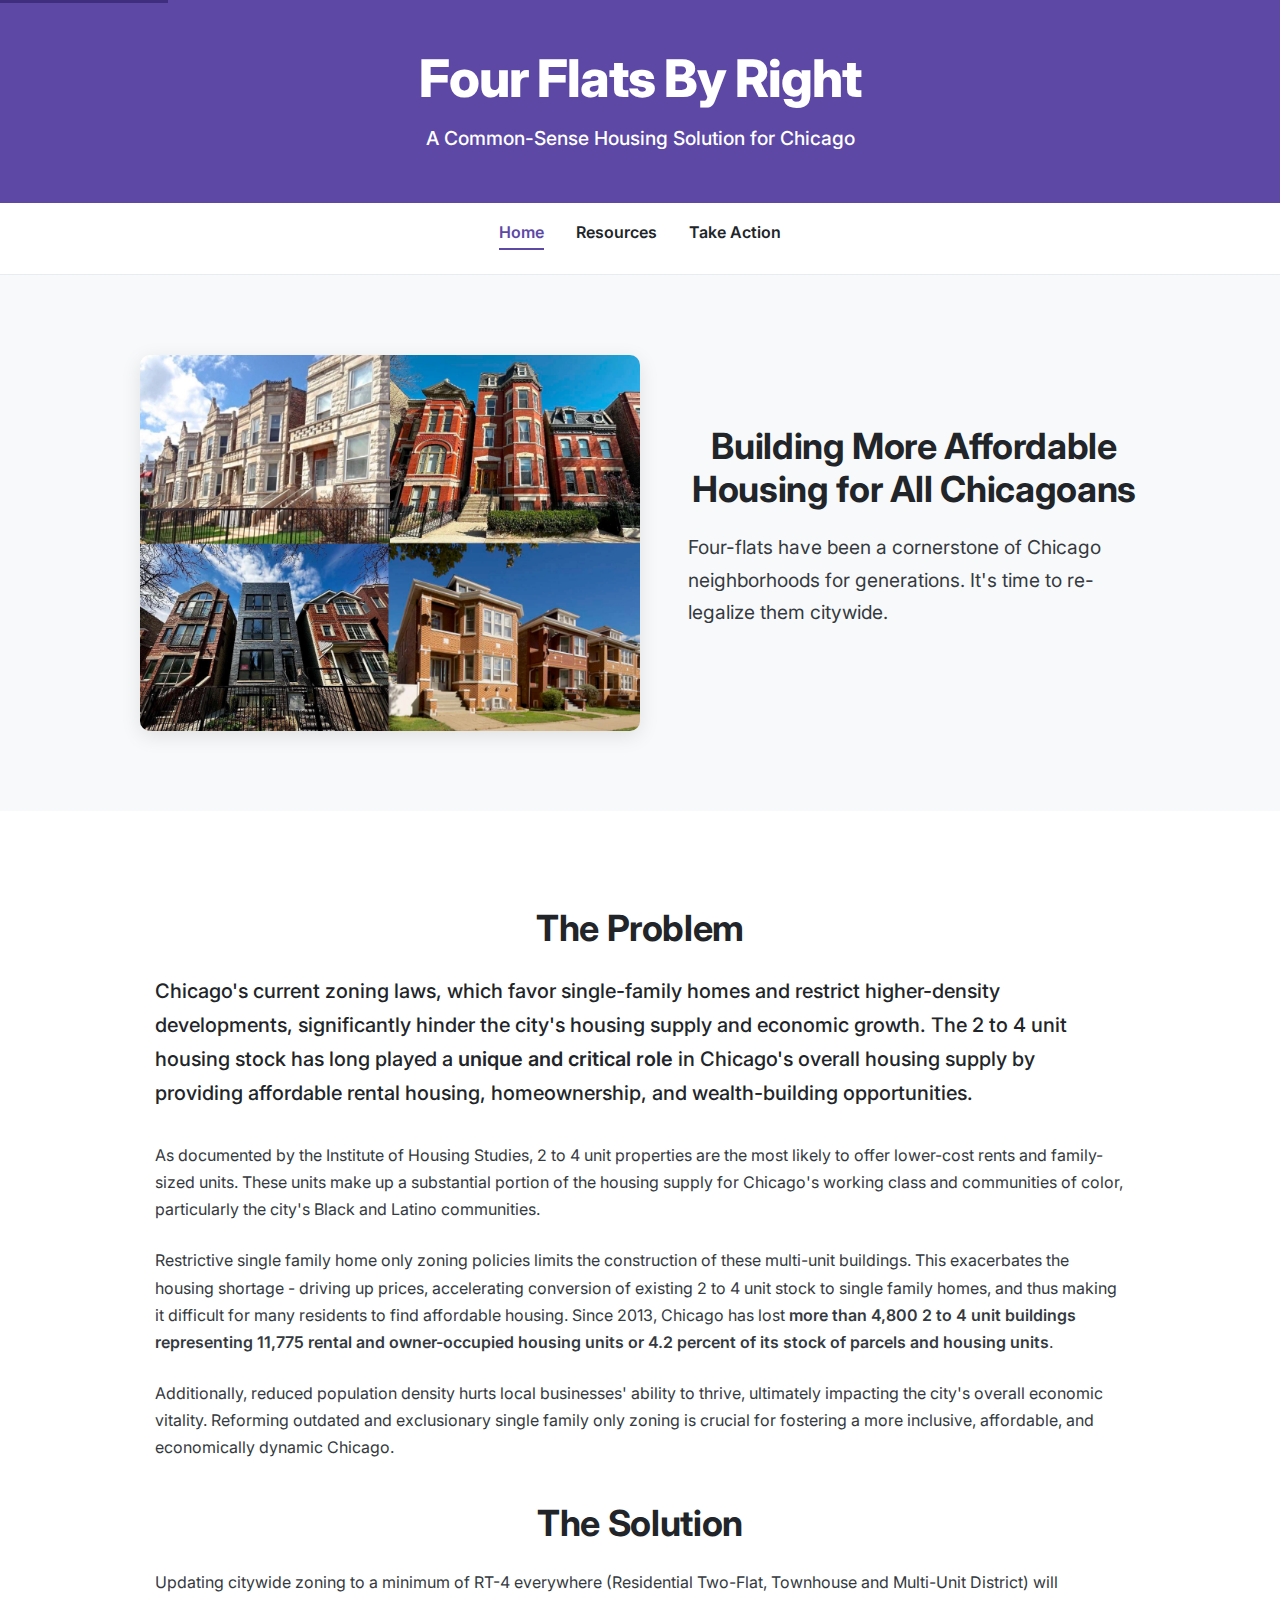
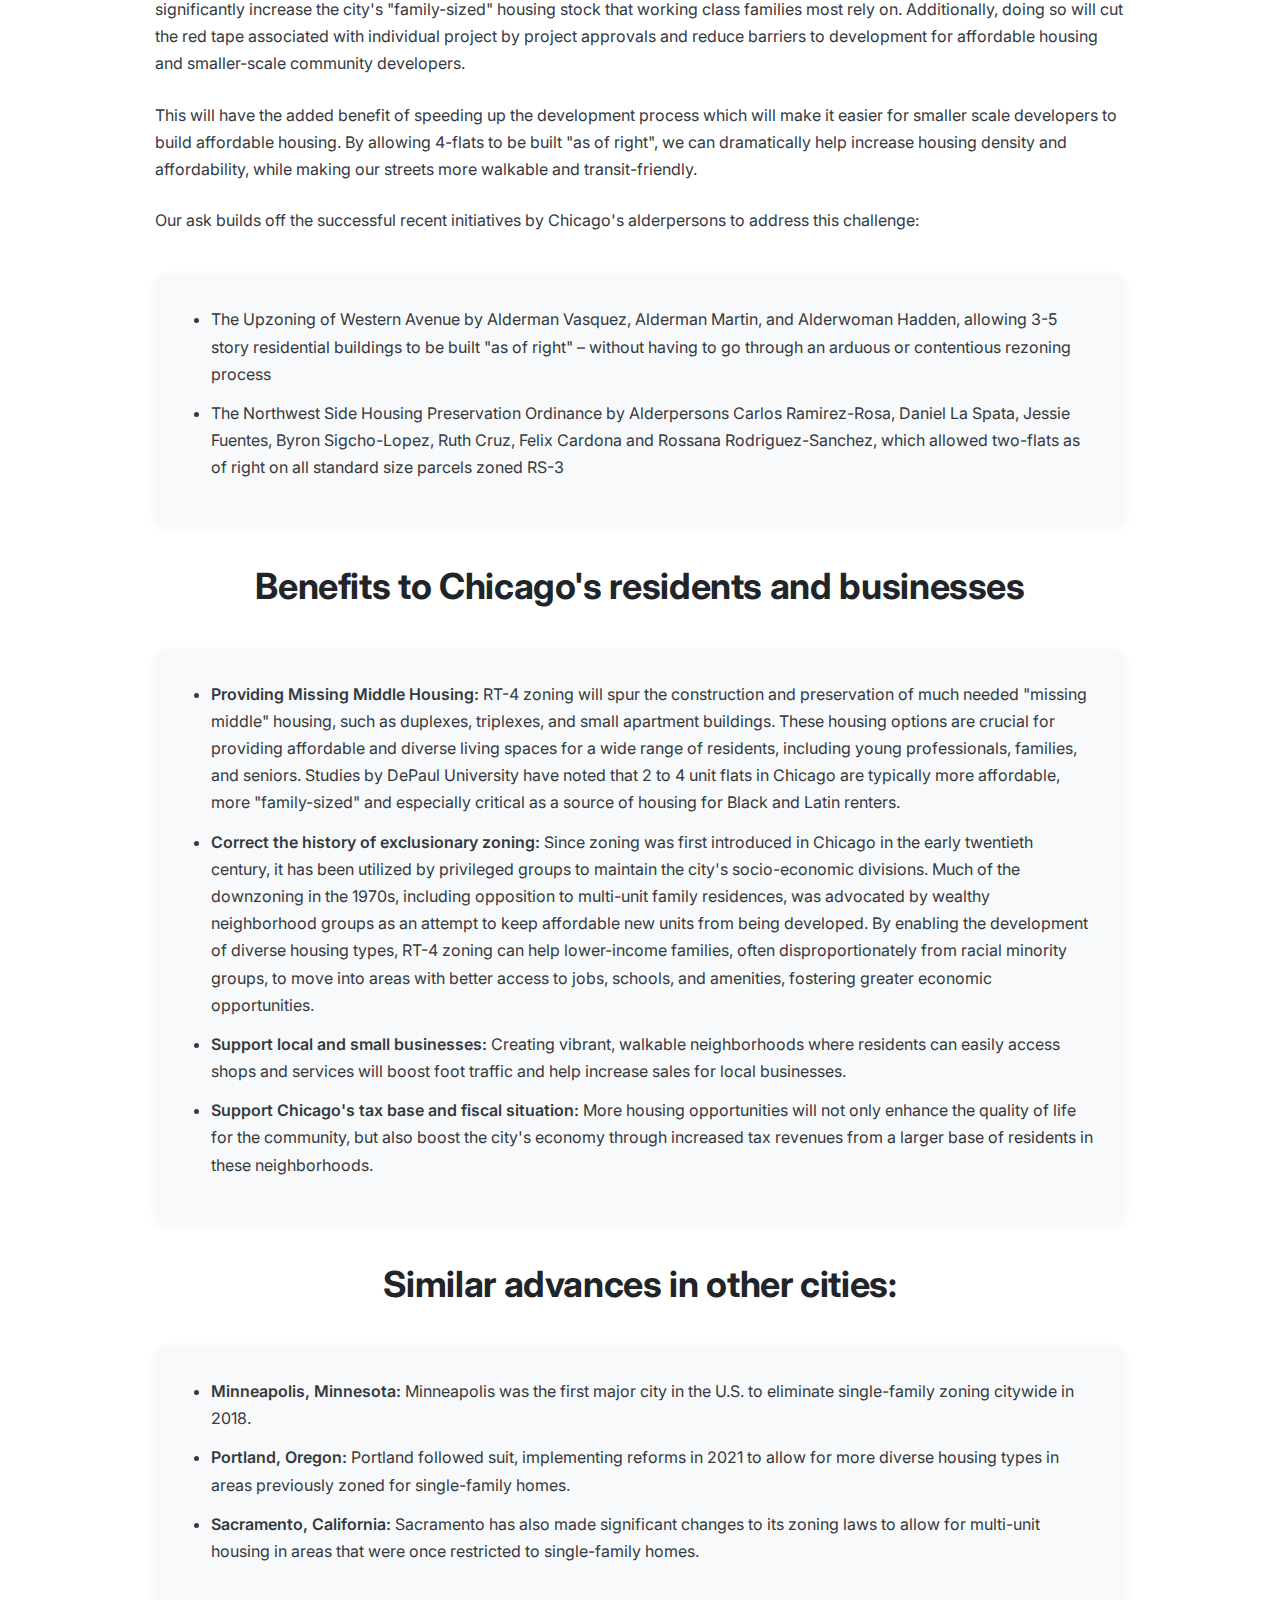
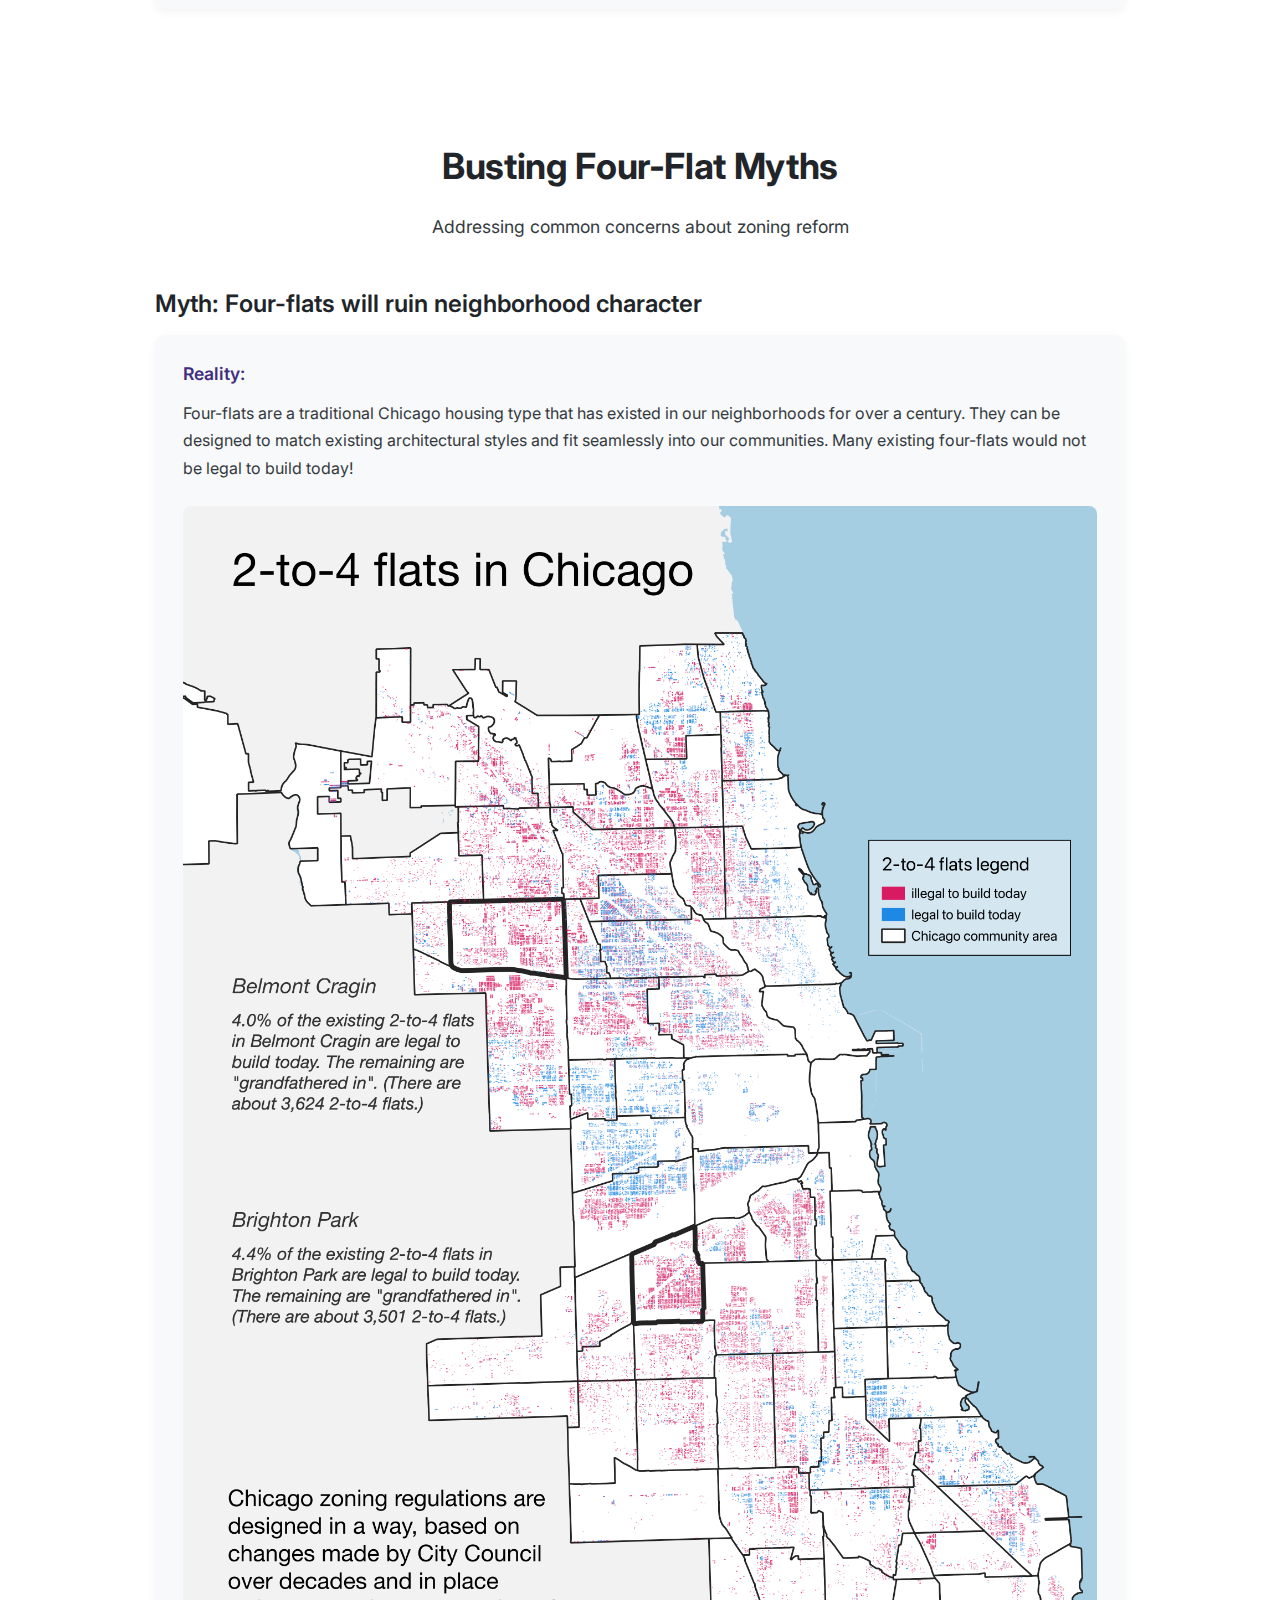
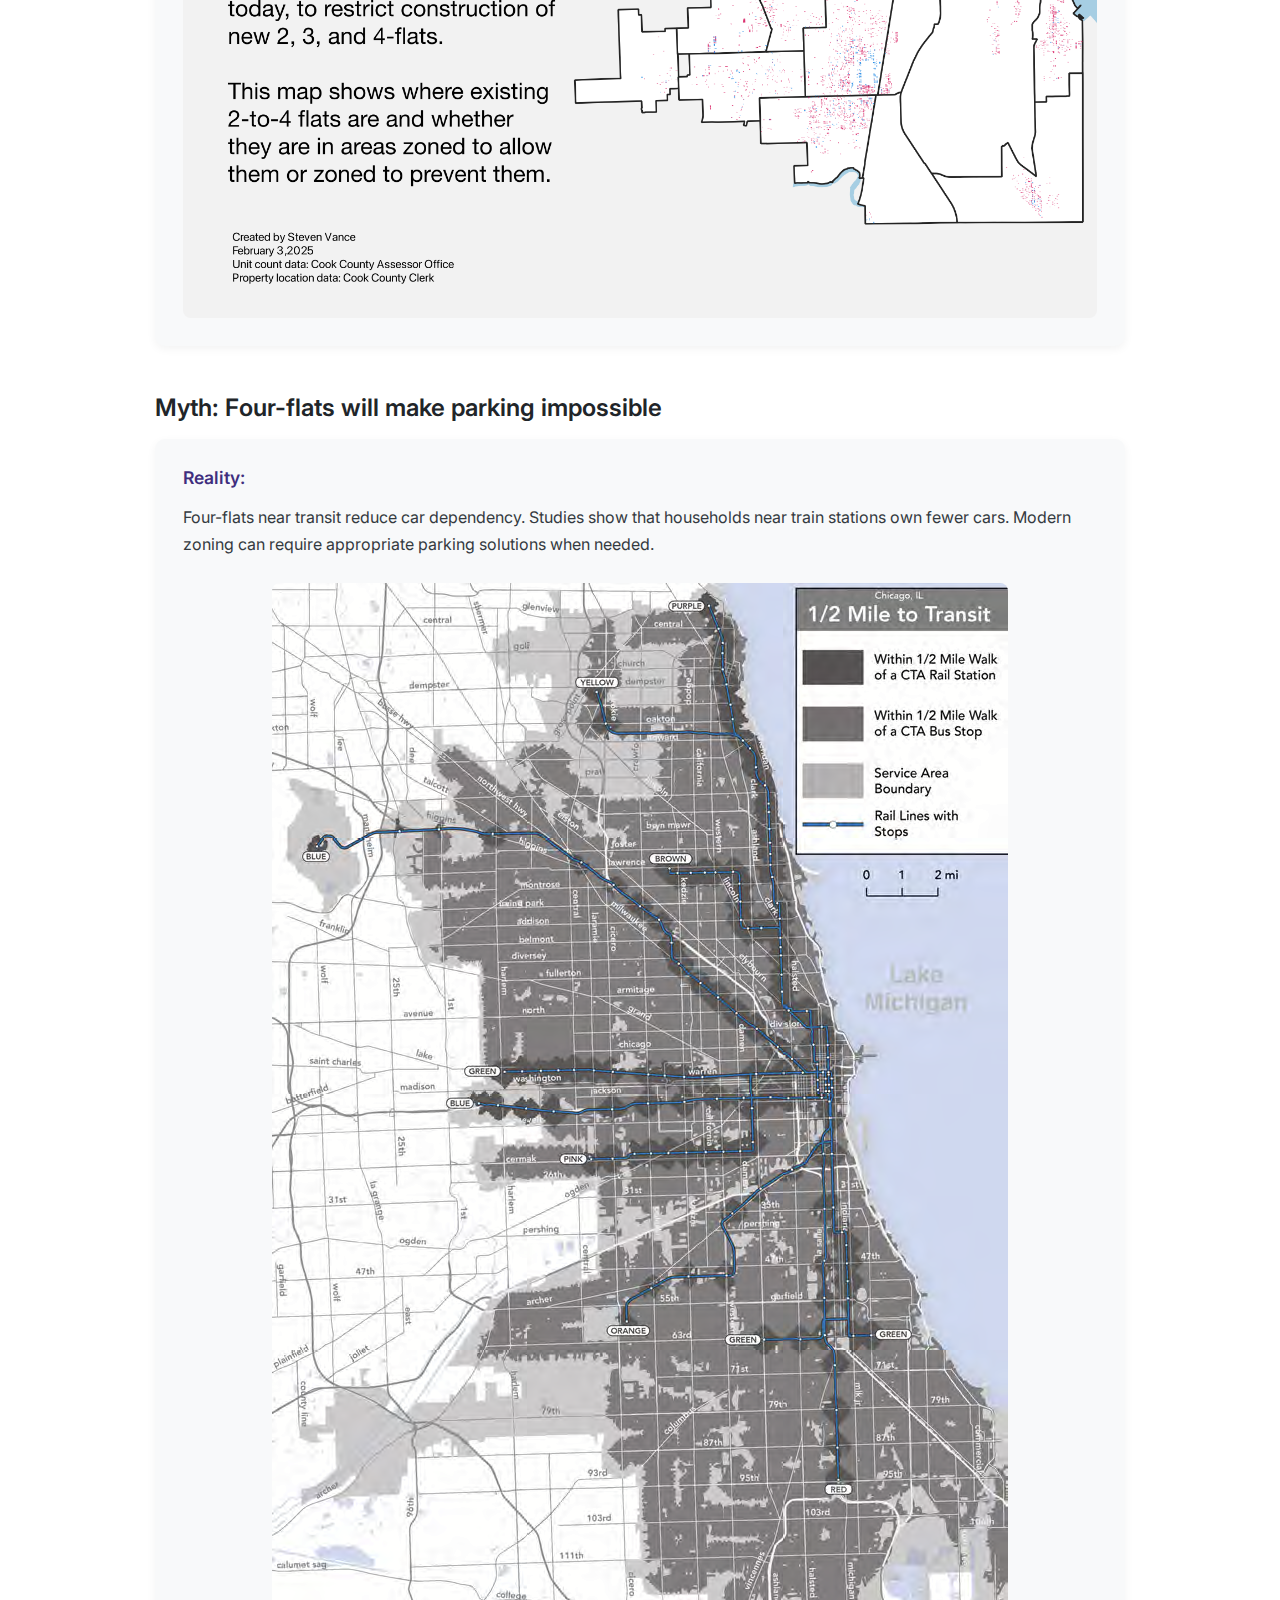
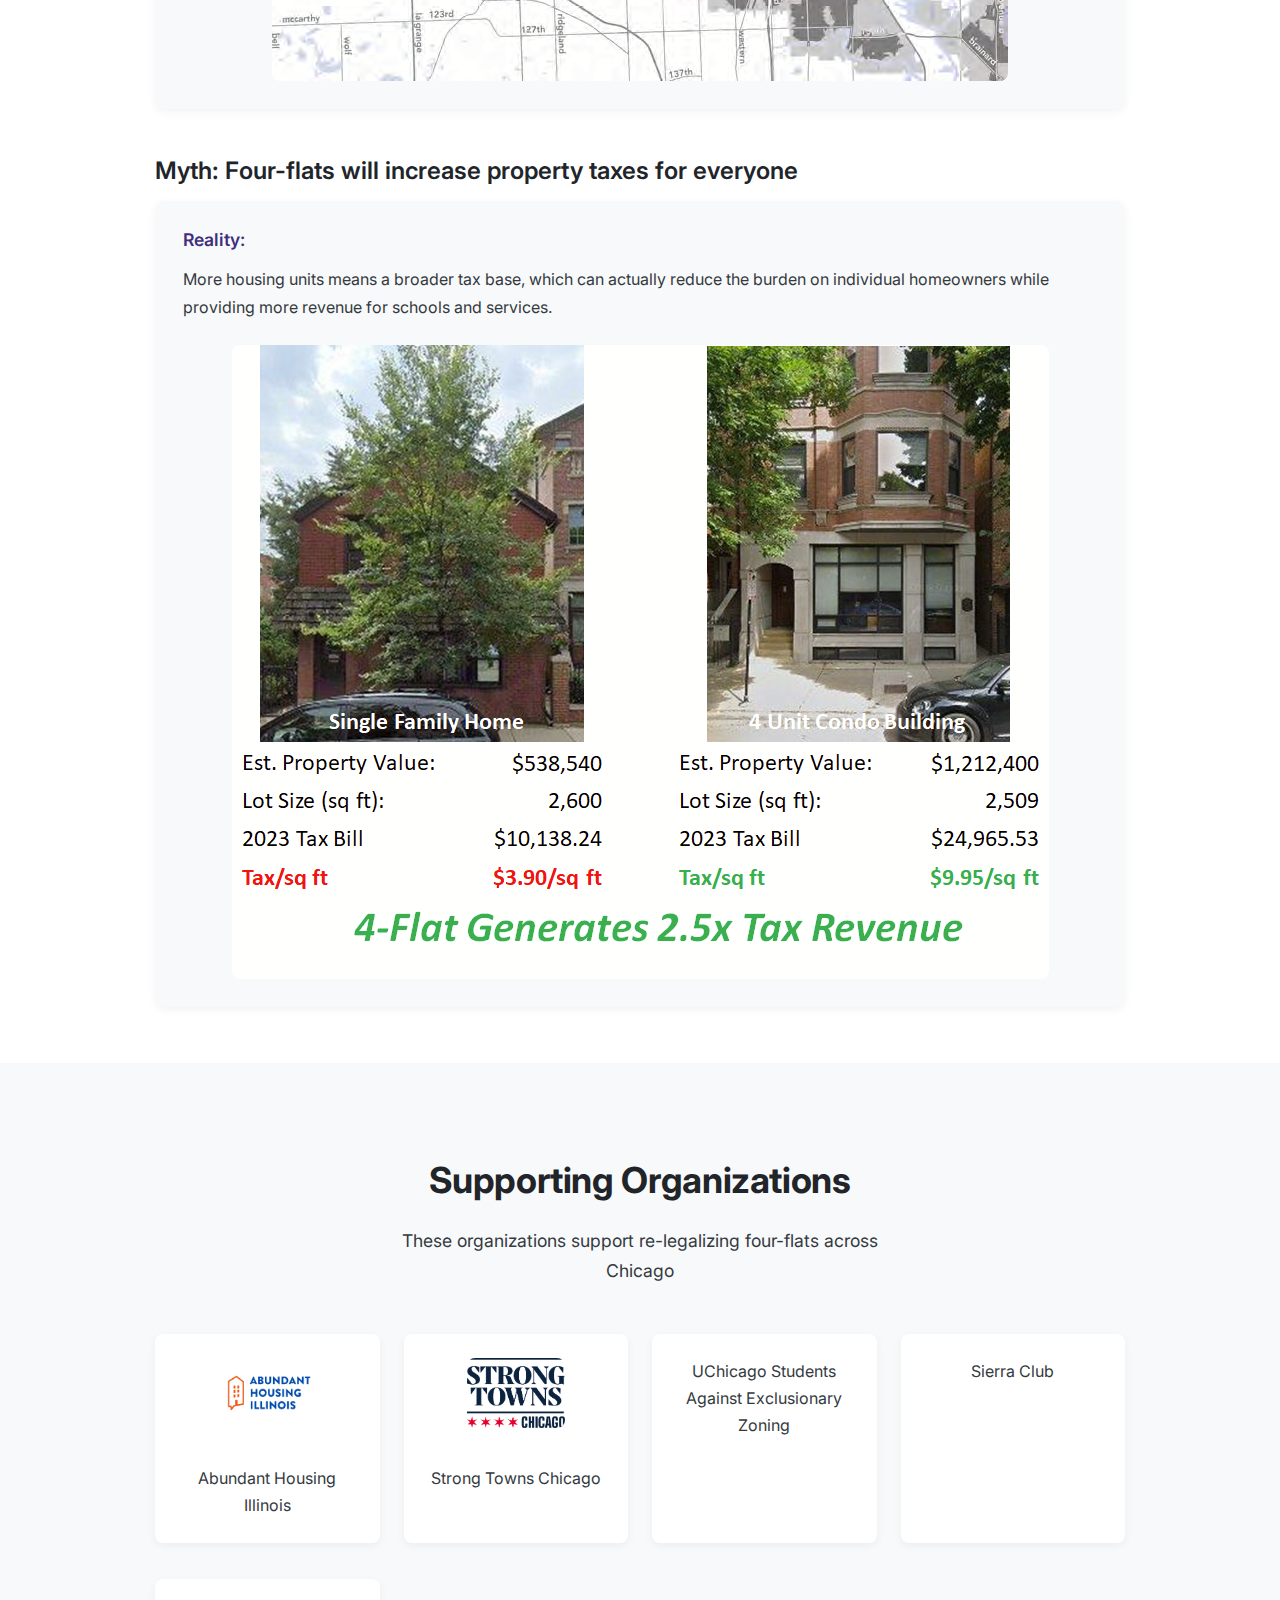
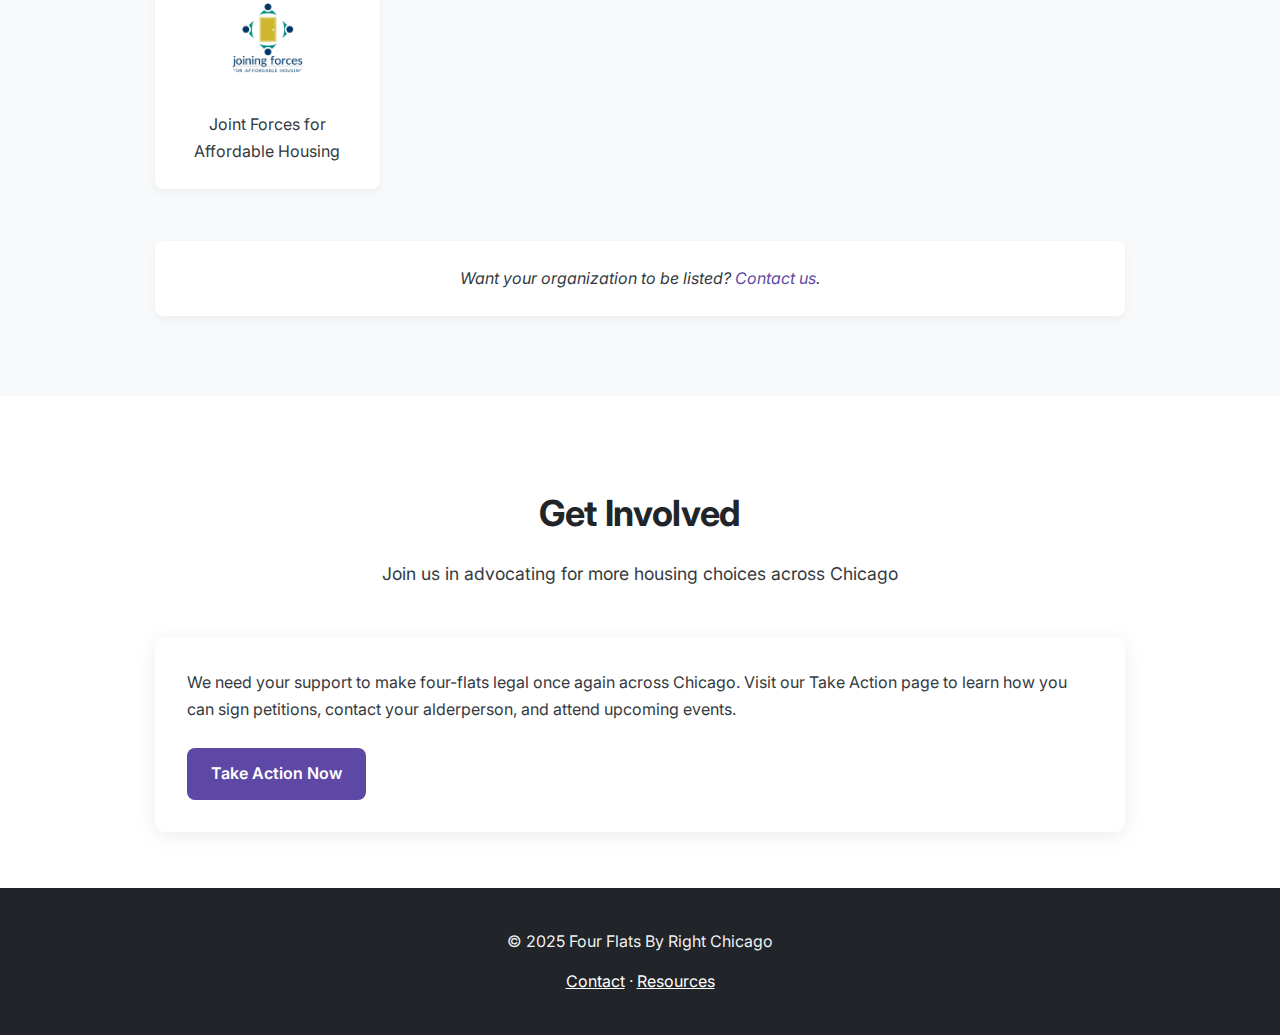
<file: index.html>
<!DOCTYPE html>
<html lang="en" dir="ltr">
<head>
    <meta charset="UTF-8">
    <meta name="viewport" content="width=device-width, initial-scale=1.0">
    <meta name="description" content="Four Flats By Right is an initiative to re-legalize four-flat buildings across all Chicago neighborhoods to increase housing affordability and accessibility.">
    <link rel="icon" type="image/png" href="images/four-flats-favicon.png">
    <title>Four Flats By Right | Chicago</title>
    <link rel="stylesheet" href="styles.css">
    <link rel="preconnect" href="https://fonts.googleapis.com">
    <link rel="preconnect" href="https://fonts.gstatic.com" crossorigin>
    <link href="https://fonts.googleapis.com/css2?family=Inter:wght@300;400;500;600;700;800&display=swap" rel="stylesheet">
</head>
<body>
    <a href="#main-content" class="skip-link">Skip to main content</a>
    <header class="site-header">
        <div class="container">
            <h1>Four Flats By Right</h1>
            <p class="subtitle">A Common-Sense Housing Solution for Chicago</p>
        </div>
    </header>

    <nav class="nav-container">
        <div class="container">
            <div class="main-nav">
                <ul class="nav-list">
                    <li><a href="index.html" class="active">Home</a></li>
                    <li><a href="resources.html">Resources</a></li>
                    <li><a href="take-action.html">Take Action</a></li>
                </ul>
            </div>
        </div>
    </nav>

    <section class="hero" aria-labelledby="hero-heading">
        <div class="container hero-container">
            <img src="images/new_4flats_photo.png" alt="Collection of Chicago traditional four-flat apartment buildings" class="hero-image">
            <div class="hero-text">
                <h2 id="hero-heading">Building More Affordable Housing for All Chicagoans</h2>
                <p>Four-flats have been a cornerstone of Chicago neighborhoods for generations. It's time to re-legalize them citywide.</p>
            </div>
        </div>
    </section>

    <main id="main-content">
    <section class="open-letter">
        <div class="container">
            <h2 id="letter-heading">The Problem</h2>
            <p class="intro-paragraph">Chicago's current zoning laws, which favor single-family homes and restrict higher-density developments, significantly hinder the city's housing supply and economic growth. The 2 to 4 unit housing stock has long played a <strong>unique and critical role</strong> in Chicago's overall housing supply by providing affordable rental housing, homeownership, and wealth-building opportunities.</p>
            
            <p>As documented by the Institute of Housing Studies, 2 to 4 unit properties are the most likely to offer lower-cost rents and family-sized units. These units make up a substantial portion of the housing supply for Chicago's working class and communities of color, particularly the city's Black and Latino communities.</p>
            
            <p>Restrictive single family home only zoning policies limits the construction of these multi-unit buildings. This exacerbates the housing shortage - driving up prices, accelerating conversion of existing 2 to 4 unit stock to single family homes, and thus making it difficult for many residents to find affordable housing. Since 2013, Chicago has lost <strong>more than 4,800 2 to 4 unit buildings representing 11,775 rental and owner-occupied housing units or 4.2 percent of its stock of parcels and housing units</strong>.</p>
            
            <p>Additionally, reduced population density hurts local businesses' ability to thrive, ultimately impacting the city's overall economic vitality. Reforming outdated and exclusionary single family only zoning is crucial for fostering a more inclusive, affordable, and economically dynamic Chicago.</p>
            
            <h2>The Solution</h2>
            
            <p>Updating citywide zoning to a minimum of RT-4 everywhere (Residential Two-Flat, Townhouse and Multi-Unit District) will significantly increase the city's "family-sized" housing stock that working class families most rely on. Additionally, doing so will cut the red tape associated with individual project by project approvals and reduce barriers to development for affordable housing and smaller-scale community developers.</p>
            
            <p>This will have the added benefit of speeding up the development process which will make it easier for smaller scale developers to build affordable housing. By allowing 4-flats to be built "as of right", we can dramatically help increase housing density and affordability, while making our streets more walkable and transit-friendly.</p>
            
            <p>Our ask builds off the successful recent initiatives by Chicago's alderpersons to address this challenge:</p>
            
            <div class="key-points">
                <ul>
                    <li>The Upzoning of Western Avenue by Alderman Vasquez, Alderman Martin, and Alderwoman Hadden, allowing 3-5 story residential buildings to be built "as of right" – without having to go through an arduous or contentious rezoning process</li>
                    <li>The Northwest Side Housing Preservation Ordinance by Alderpersons Carlos Ramirez-Rosa, Daniel La Spata, Jessie Fuentes, Byron Sigcho-Lopez, Ruth Cruz, Felix Cardona and Rossana Rodriguez-Sanchez, which allowed two-flats as of right on all standard size parcels zoned RS-3</li>
                </ul>
            </div>
            
            <h2>Benefits to Chicago's residents and businesses</h2>
            
            <div class="key-points">
                <ul>
                    <li><strong>Providing Missing Middle Housing:</strong> RT-4 zoning will spur the construction and preservation of much needed "missing middle" housing, such as duplexes, triplexes, and small apartment buildings. These housing options are crucial for providing affordable and diverse living spaces for a wide range of residents, including young professionals, families, and seniors. Studies by DePaul University have noted that 2 to 4 unit flats in Chicago are typically more affordable, more "family-sized" and especially critical as a source of housing for Black and Latin renters.</li>
                    <li><strong>Correct the history of exclusionary zoning:</strong> Since zoning was first introduced in Chicago in the early twentieth century, it has been utilized by privileged groups to maintain the city's socio-economic divisions. Much of the downzoning in the 1970s, including opposition to multi-unit family residences, was advocated by wealthy neighborhood groups as an attempt to keep affordable new units from being developed. By enabling the development of diverse housing types, RT-4 zoning can help lower-income families, often disproportionately from racial minority groups, to move into areas with better access to jobs, schools, and amenities, fostering greater economic opportunities.</li>
                    <li><strong>Support local and small businesses:</strong> Creating vibrant, walkable neighborhoods where residents can easily access shops and services will boost foot traffic and help increase sales for local businesses.</li>
                    <li><strong>Support Chicago's tax base and fiscal situation:</strong> More housing opportunities will not only enhance the quality of life for the community, but also boost the city's economy through increased tax revenues from a larger base of residents in these neighborhoods.</li>
                </ul>
            </div>
            
            <h2>Similar advances in other cities:</h2>
            
            <div class="key-points">
                <ul>
                    <li><strong>Minneapolis, Minnesota:</strong> Minneapolis was the first major city in the U.S. to eliminate single-family zoning citywide in 2018.</li>
                    <li><strong>Portland, Oregon:</strong> Portland followed suit, implementing reforms in 2021 to allow for more diverse housing types in areas previously zoned for single-family homes.</li>
                    <li><strong>Sacramento, California:</strong> Sacramento has also made significant changes to its zoning laws to allow for multi-unit housing in areas that were once restricted to single-family homes.</li>
                </ul>
            </div>
        </div>
    </section>

    <section class="myth-busting" aria-labelledby="myths-heading">
        <div class="container">
            <div class="section-header">
                <h2 id="myths-heading">Busting Four-Flat Myths</h2>
                <p>Addressing common concerns about zoning reform</p>
            </div>
            
            <div class="myth">
                <h3>Myth: Four-flats will ruin neighborhood character</h3>
                <div class="reality">
                    <h4>Reality:</h4>
                    <p>Four-flats are a traditional Chicago housing type that has existed in our neighborhoods for over a century. They can be designed to match existing architectural styles and fit seamlessly into our communities. Many existing four-flats would not be legal to build today!</p>
                    <img src="images/flatsinchicago.png" alt="Map four flat locations in Chicago" class="myth-image">
                </div>
            </div>
            
            <div class="myth">
                <h3>Myth: Four-flats will make parking impossible</h3>
                <div class="reality">
                    <h4>Reality:</h4>
                    <p>Four-flats near transit reduce car dependency. Studies show that households near train stations own fewer cars. Modern zoning can require appropriate parking solutions when needed.</p>
                    <img src="images/4flat_ctamap.png" alt="Map showing transit access" class="myth-image">
                </div>
            </div>
            
            <div class="myth">
                <h3>Myth: Four-flats will increase property taxes for everyone</h3>
                <div class="reality">
                    <h4>Reality:</h4>
                    <p>More housing units means a broader tax base, which can actually reduce the burden on individual homeowners while providing more revenue for schools and services.</p>
                    <img src="images/4flat_tax.png" alt="Tax impact diagram" class="myth-image">
                </div>
            </div>
        </div>
    </section>

    <section class="supporters" aria-labelledby="supporters-heading">
        <div class="container">
            <div class="section-header">
                <h2 id="supporters-heading">Supporting Organizations</h2>
                <p>These organizations support re-legalizing four-flats across Chicago</p>
            </div>
            
            <ul class="supporters-list">
                <li><img src="images/AHIL_Logo.png" alt="Abundant Housing Illinois Logo"><br>Abundant Housing Illinois</li>
                <li><img src="images/STC-Logo.png" alt="Strong Towns Chicago Logo"><br>Strong Towns Chicago</li>
                <li>UChicago Students Against Exclusionary Zoning</li>
                <li>Sierra Club</li>
                <li><img src="images/JF_Logo.png" alt="Joint Forces for Affordable Housing Logo"><br>Joint Forces for Affordable Housing</li>
            </ul>
            
            <p class="join-supporters">Want your organization to be listed? <a href="#">Contact us</a>.</p>
        </div>
    </section>

    <section class="take-action" aria-labelledby="action-heading">
        <div class="container">
            <div class="section-header">
                <h2 id="action-heading">Get Involved</h2>
                <p>Join us in advocating for more housing choices across Chicago</p>
            </div>
            
            <div class="action-box">
                <div class="action-content">
                    <p>We need your support to make four-flats legal once again across Chicago. Visit our Take Action page to learn how you can sign petitions, contact your alderperson, and attend upcoming events.</p>
                    <a href="take-action.html" class="button" role="button" aria-label="Visit the Take Action page">Take Action Now</a>
                </div>
            </div>
        </div>
    </section>

    </main>
    
    <footer>
        <div class="container">
            <p>&copy; 2025 Four Flats By Right Chicago</p>
            <p><a href="mailto:hello@abundanthousingillinois.org" aria-label="Contact">Contact</a> &middot; <a href="resources.html" aria-label="View resources">Resources</a></p>
        </div>
    </footer>
</body>
</html>
</file>
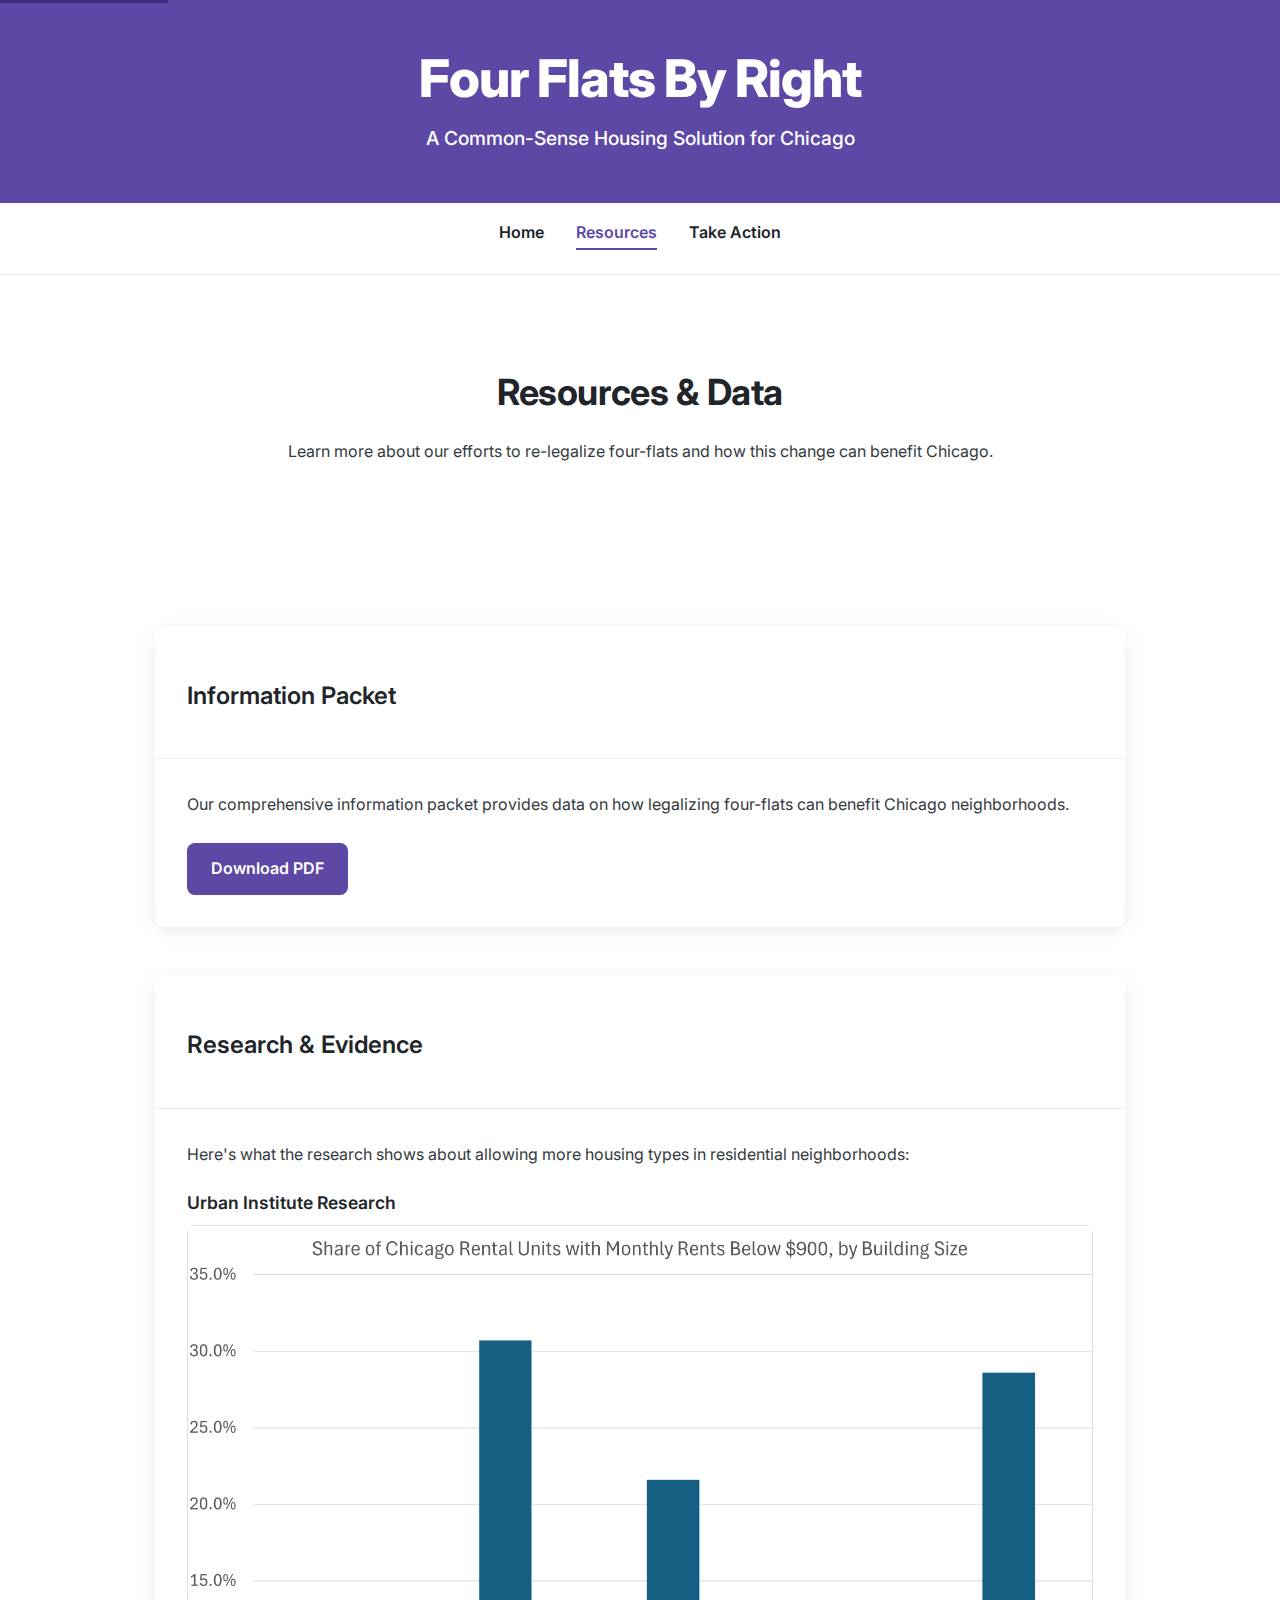
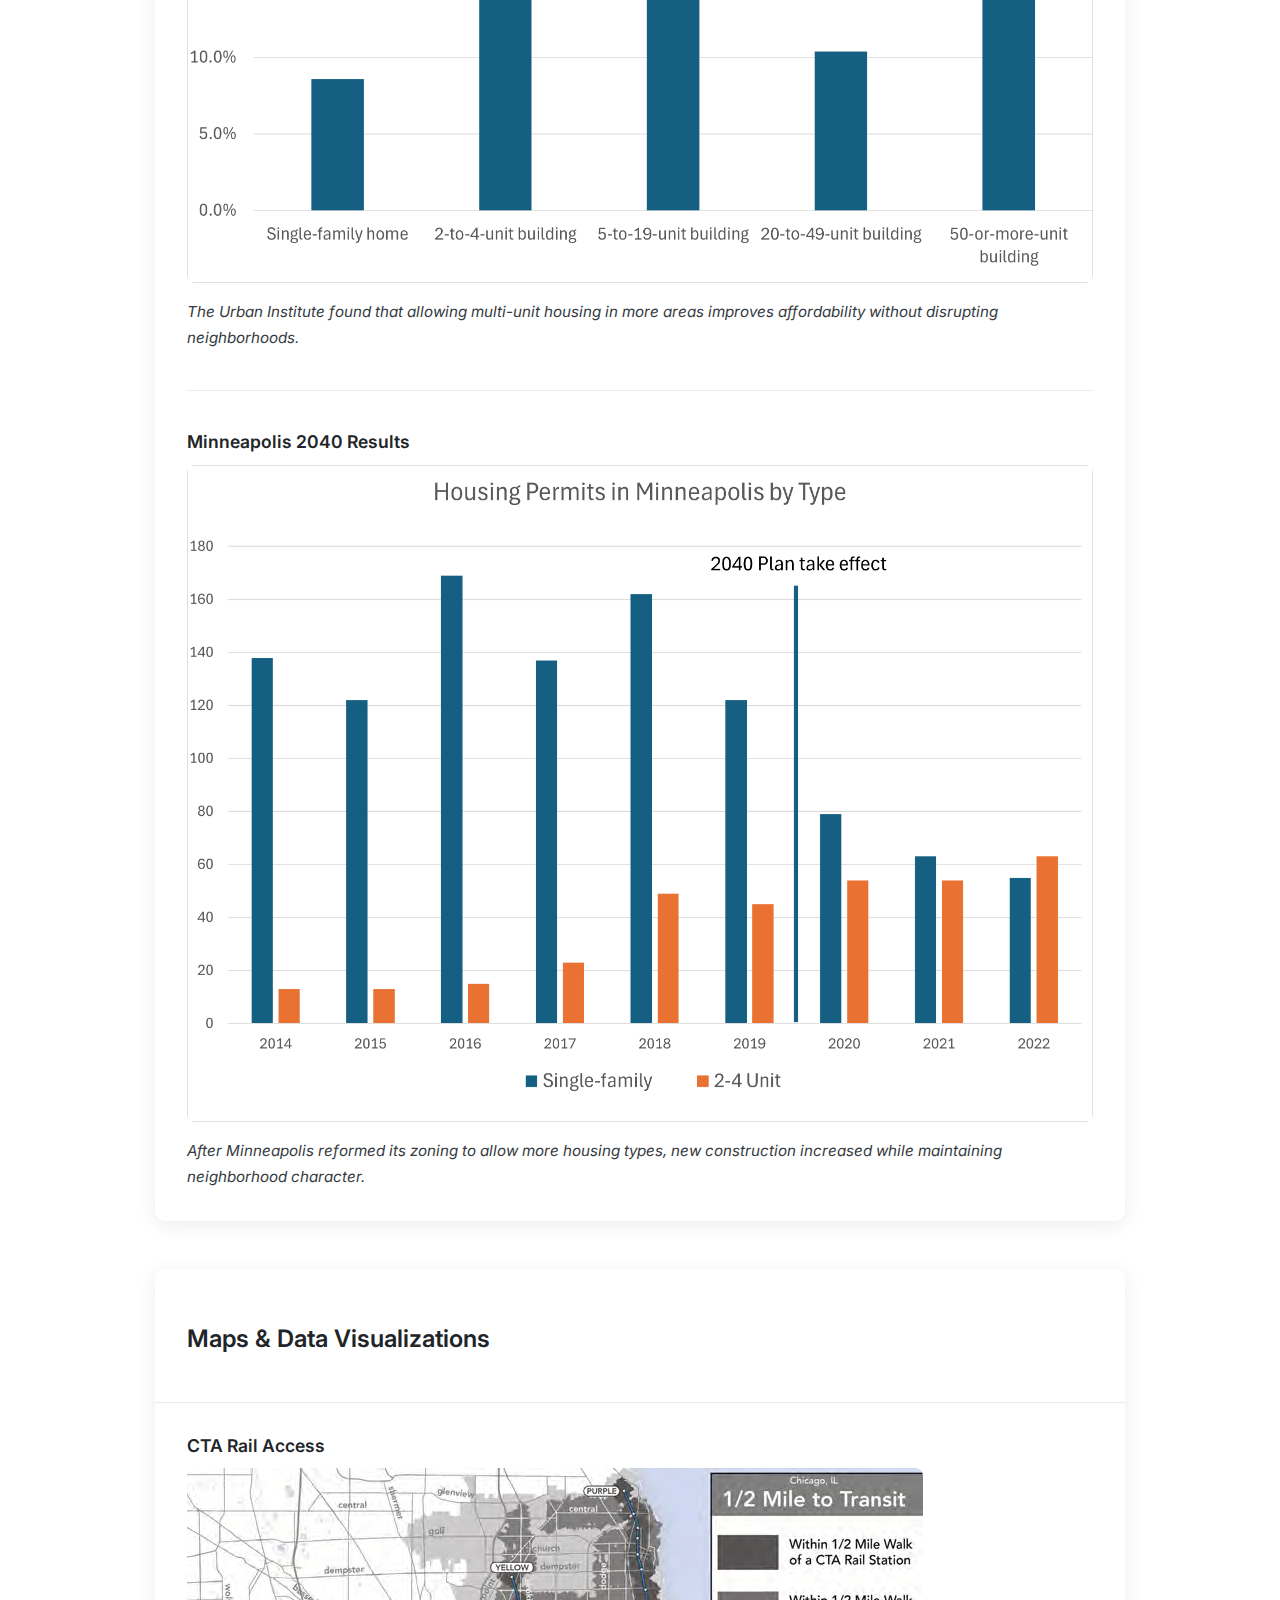
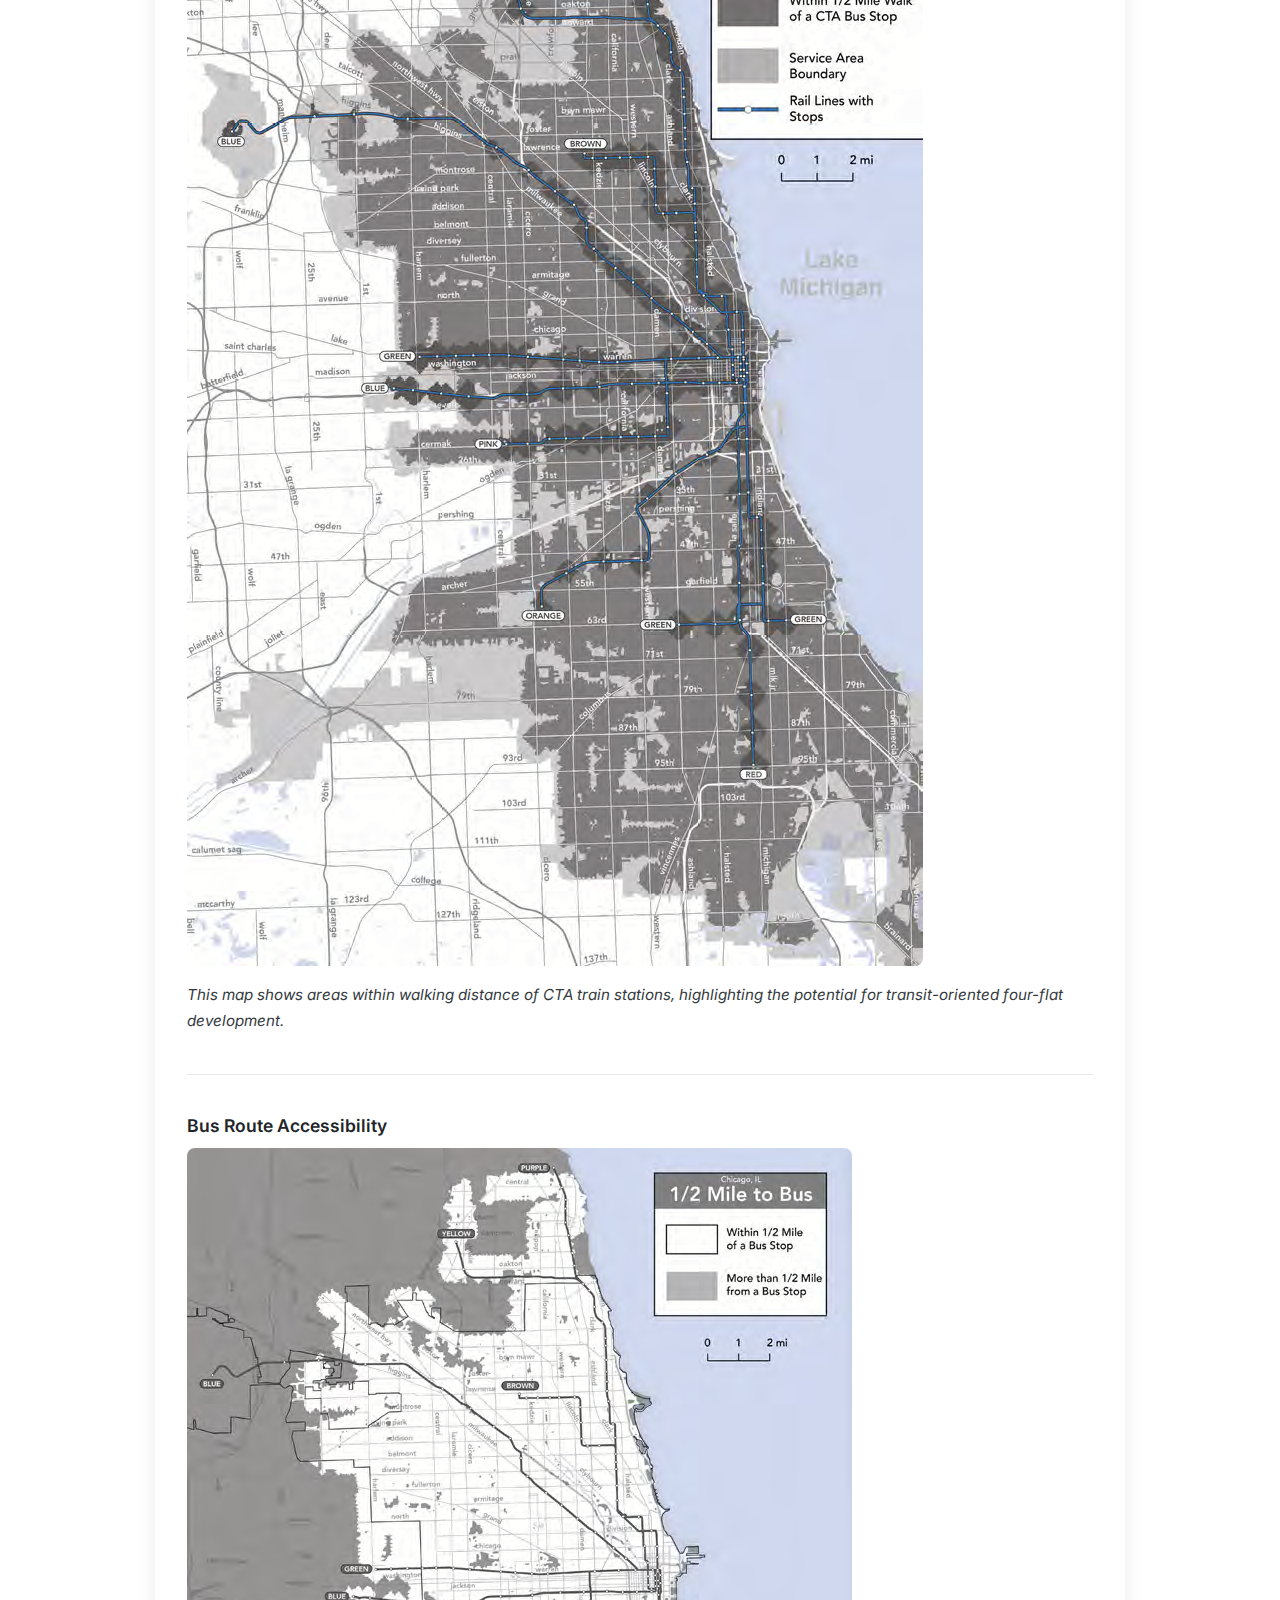
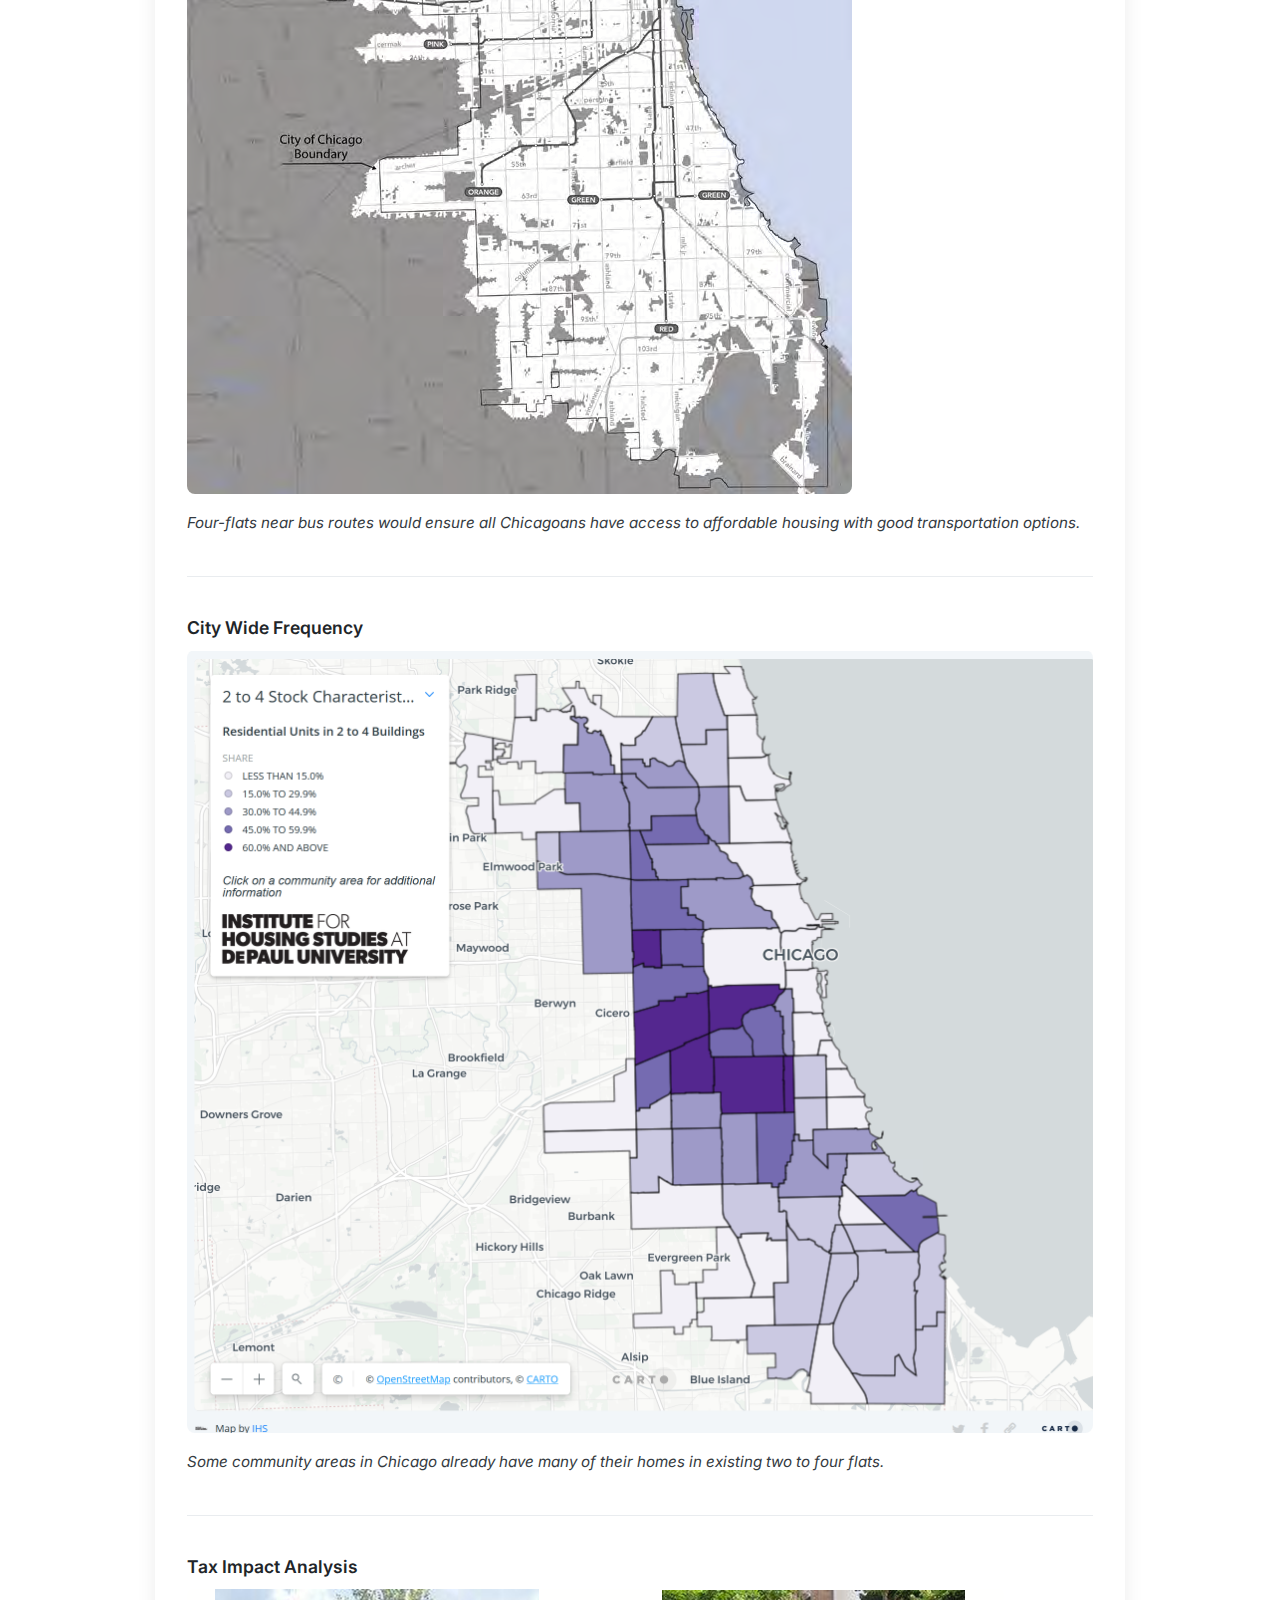
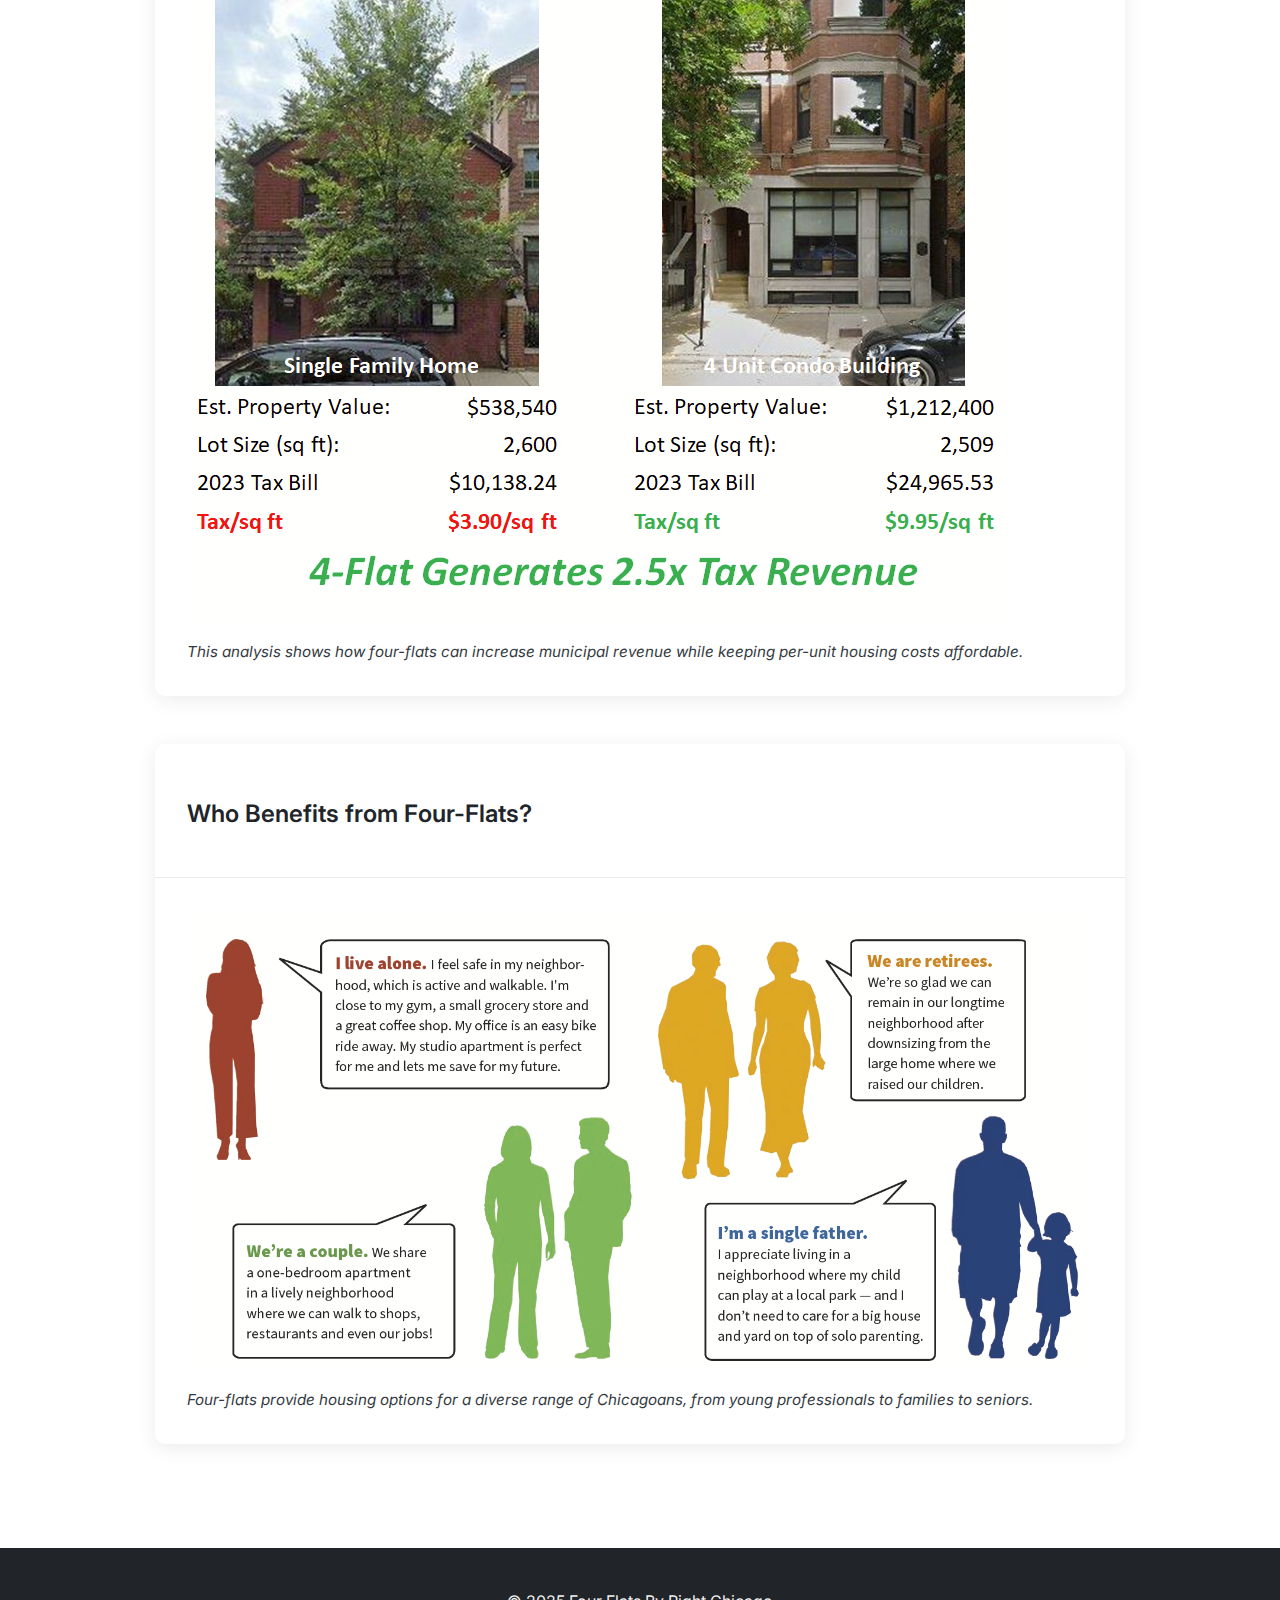
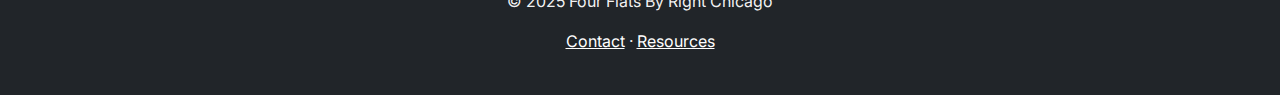
<file: resources.html>
<!DOCTYPE html>
<html lang="en" dir="ltr">
<head>
    <meta charset="UTF-8">
    <meta name="viewport" content="width=device-width, initial-scale=1.0">
    <meta name="description" content="Resources and data about the Four Flats By Right initiative in Chicago. Access research, maps, and information about re-legalizing four-flat buildings across Chicago.">
    <link rel="icon" type="image/png" href="images/four-flats-favicon.png">
    <title>Resources | Four Flats By Right Chicago</title>
    <link rel="stylesheet" href="styles.css">
    <link rel="preconnect" href="https://fonts.googleapis.com">
    <link rel="preconnect" href="https://fonts.gstatic.com" crossorigin>
    <link href="https://fonts.googleapis.com/css2?family=Inter:wght@300;400;500;600;700;800&display=swap" rel="stylesheet">
</head>
<body>
    <a href="#main-content" class="skip-link">Skip to main content</a>
    <header class="site-header">
        <div class="container">
            <h1>Four Flats By Right</h1>
            <p class="subtitle">A Common-Sense Housing Solution for Chicago</p>
        </div>
    </header>

    <nav class="nav-container">
        <div class="container">
            <div class="main-nav">
                <ul class="nav-list">
                    <li><a href="index.html">Home</a></li>
                    <li><a href="resources.html" class="active">Resources</a></li>
                    <li><a href="take-action.html">Take Action</a></li>
                </ul>
            </div>
        </div>
    </nav>

    <main id="main-content">
    <section aria-labelledby="resources-heading">
        <div class="container resources-intro">
            <h2 id="resources-heading">Resources & Data</h2>
            <p>Learn more about our efforts to re-legalize four-flats and how this change can benefit Chicago.</p>
        </div>
    </section>
    
    <section>
        <div class="container">
            <div class="resource-section">
                <div class="resource-header">
                    <h3>Information Packet</h3>
                </div>
                <div class="resource-content">
                    <p>Our comprehensive information packet provides data on how legalizing four-flats can benefit Chicago neighborhoods.</p>
                    <a href="4-flats By Right Info Packet.pdf" class="download-button" target="_blank" aria-label="Download information packet PDF (opens in new tab)">Download PDF</a>
                </div>
            </div>

            <div class="resource-section">
                <div class="resource-header">
                    <h3>Research & Evidence</h3>
                </div>
                <div class="resource-content">
                    <p>Here's what the research shows about allowing more housing types in residential neighborhoods:</p>
                    
                    <div class="evidence-item">
                        <h4>Urban Institute Research</h4>
                        <img src="images/urbaninst.png" alt="Urban Institute findings">
                        <p class="map-caption">The Urban Institute found that allowing multi-unit housing in more areas improves affordability without disrupting neighborhoods.</p>
                    </div>
                    
                    <div class="evidence-item">
                        <h4>Minneapolis 2040 Results</h4>
                        <img src="images/minn2040.png" alt="Minneapolis 2040 plan results">
                        <p class="map-caption">After Minneapolis reformed its zoning to allow more housing types, new construction increased while maintaining neighborhood character.</p>
                    </div>
                </div>
            </div>

            <div class="resource-section">
                <div class="resource-header">
                    <h3>Maps & Data Visualizations</h3>
                </div>
                <div class="resource-content">
                    <div class="map-section">
                        <h4>CTA Rail Access</h4>
                        <img src="images/4flat_ctamap.png" alt="Map showing Chicago areas within walking distance of CTA train stations">
                        <p class="map-caption">This map shows areas within walking distance of CTA train stations, highlighting the potential for transit-oriented four-flat development.</p>
                    </div>
                    
                    <div class="map-section">
                        <h4>Bus Route Accessibility</h4>
                        <img src="images/4flat_ctamap_bus.png" alt="Map showing Chicago areas serviced by CTA bus routes">
                        <p class="map-caption">Four-flats near bus routes would ensure all Chicagoans have access to affordable housing with good transportation options.</p>
                    </div>
                    
                    <div class="map-section">
                        <h4>City Wide Frequency</h4>
                        <img src="images/ihsmap.png" alt="Map showing Chicago community areas by two to four flat prevalance">
                        <p class="map-caption">Some community areas in Chicago already have many of their homes in existing two to four flats.</p>
                    </div>

                    <div class="map-section">
                        <h4>Tax Impact Analysis</h4>
                        <img src="images/4flat_tax.png" alt="Chart showing tax revenue impact of four-flat buildings">
                        <p class="map-caption">This analysis shows how four-flats can increase municipal revenue while keeping per-unit housing costs affordable.</p>
                    </div>
                </div>
            </div>

            <div class="resource-section">
                <div class="resource-header">
                    <h3>Who Benefits from Four-Flats?</h3>
                </div>
                <div class="resource-content">
                    <img src="images/4flats_personas.png" alt="Who benefits from four flats">
                    <p class="map-caption">Four-flats provide housing options for a diverse range of Chicagoans, from young professionals to families to seniors.</p>
                </div>
            </div>
        </div>
    </section>
</main>

    <footer>
        <div class="container">
            <p>&copy; 2025 Four Flats By Right Chicago</p>
            <p><a href="hello@abundanthousingillinois.org" aria-label="Contact us">Contact</a> &middot; <a href="resources.html" aria-label="View resources">Resources</a></p>
        </div>
    </footer>
</body>
</html>
</file>
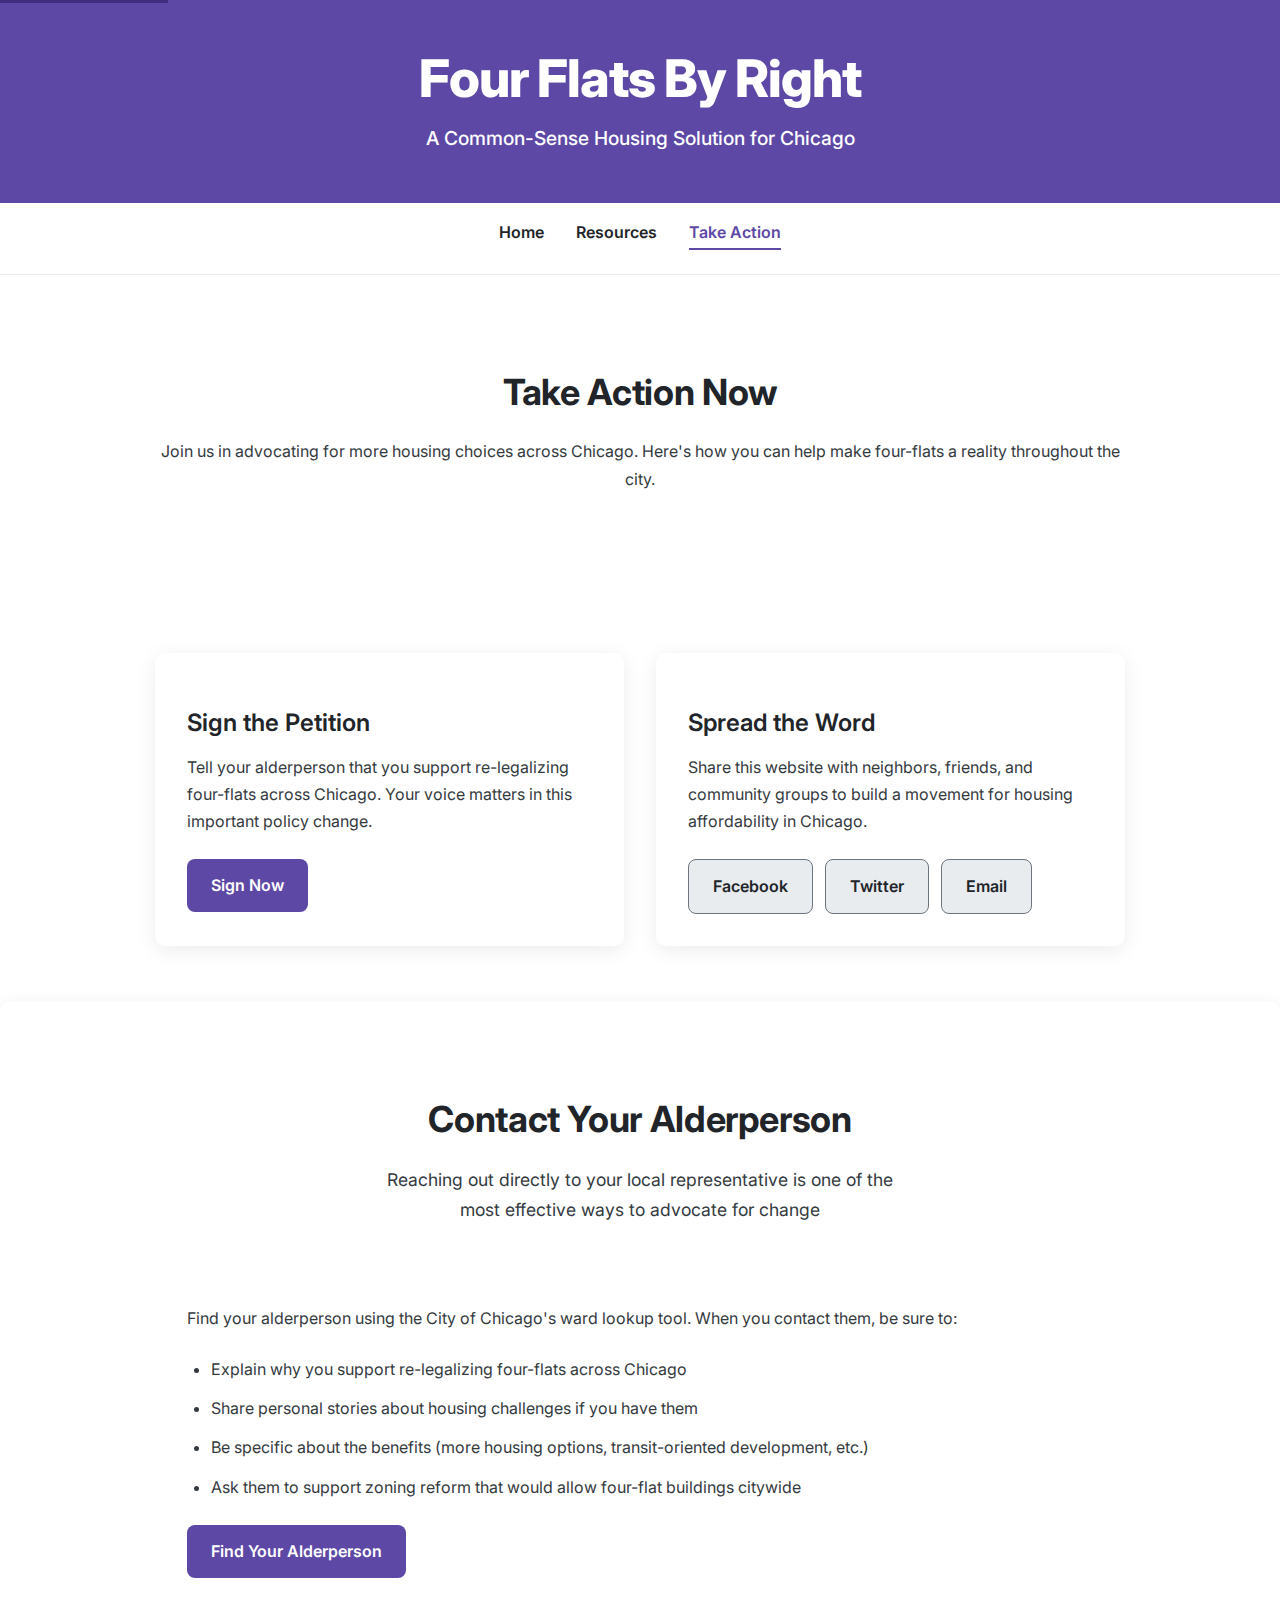
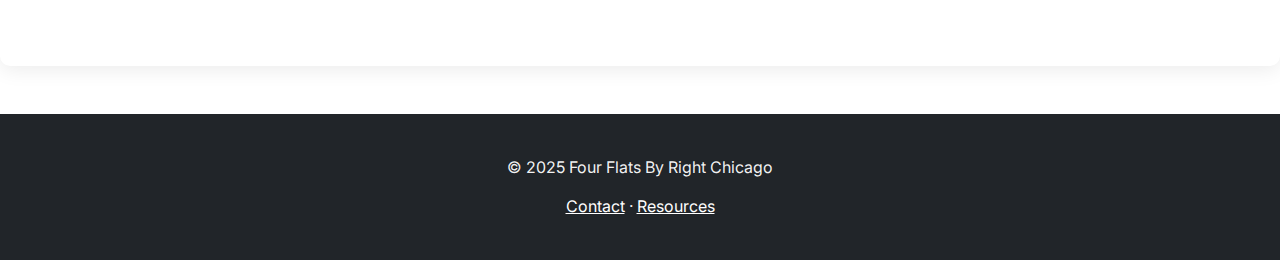
<file: take-action.html>
<!DOCTYPE html>
<html lang="en" dir="ltr">
<head>
    <meta charset="UTF-8">
    <meta name="viewport" content="width=device-width, initial-scale=1.0">
    <meta name="description" content="Take action to support re-legalizing four-flat buildings across Chicago neighborhoods. Sign petitions, spread the word, and help increase housing affordability.">
    <link rel="icon" type="image/png" href="images/four-flats-favicon.png">
    <title>Take Action | Four Flats By Right Chicago</title>
    <link rel="stylesheet" href="styles.css">
    <link rel="preconnect" href="https://fonts.googleapis.com">
    <link rel="preconnect" href="https://fonts.gstatic.com" crossorigin>
    <link href="https://fonts.googleapis.com/css2?family=Inter:wght@300;400;500;600;700;800&display=swap" rel="stylesheet">
</head>
<body>
    <a href="#main-content" class="skip-link">Skip to main content</a>
    <header class="site-header">
        <div class="container">
            <h1>Four Flats By Right</h1>
            <p class="subtitle">A Common-Sense Housing Solution for Chicago</p>
        </div>
    </header>

    <nav class="nav-container">
        <div class="container">
            <div class="main-nav">
                <ul class="nav-list">
                    <li><a href="index.html">Home</a></li>
                    <li><a href="resources.html">Resources</a></li>
                    <li><a href="take-action.html" class="active">Take Action</a></li>
                </ul>
            </div>
        </div>
    </nav>

    <main id="main-content">
        <section aria-labelledby="action-main-heading">
            <div class="container resources-intro">
                <h2 id="action-main-heading">Take Action Now</h2>
                <p>Join us in advocating for more housing choices across Chicago. Here's how you can help make four-flats a reality throughout the city.</p>
            </div>
        </section>
        
        <section class="take-action" aria-labelledby="action-heading">
            <div class="container">
                <div class="action-grid">
                    <div class="action-box">
                        <div class="action-content">
                            <h3>Sign the Petition</h3>
                            <p>Tell your alderperson that you support re-legalizing four-flats across Chicago. Your voice matters in this important policy change.</p>
                            <a href="https://actionnetwork.org/petitions/support-4-flats-by-right-throughout-chicago" class="button" role="button" aria-label="Sign the petition">Sign Now</a>
                        </div>
                    </div>
                    
                    <div class="action-box">
                        <div class="action-content">
                            <h3>Spread the Word</h3>
                            <p>Share this website with neighbors, friends, and community groups to build a movement for housing affordability in Chicago.</p>
                            <div class="share-buttons">
                                <a href="#" class="button button-secondary" aria-label="Share on Facebook">Facebook</a>
                                <a href="#" class="button button-secondary" aria-label="Share on Twitter">Twitter</a>
                                <a href="#" class="button button-secondary" aria-label="Share via Email">Email</a>
                            </div>
                        </div>
                    </div>
                </div>
            </div>
        </section>

        <section class="resource-section">
            <div class="container">
                <div class="section-header">
                    <h2 id="contact-heading">Contact Your Alderperson</h2>
                    <p>Reaching out directly to your local representative is one of the most effective ways to advocate for change</p>
                </div>
                
                <div class="resource-content">
                    <p>Find your alderperson using the City of Chicago's ward lookup tool. When you contact them, be sure to:</p>
                    
                    <ul>
                        <li>Explain why you support re-legalizing four-flats across Chicago</li>
                        <li>Share personal stories about housing challenges if you have them</li>
                        <li>Be specific about the benefits (more housing options, transit-oriented development, etc.)</li>
                        <li>Ask them to support zoning reform that would allow four-flat buildings citywide</li>
                    </ul>
                    
                    <a href="https://www.chicago.gov/city/en/depts/mayor/iframe/lookup_ward_and_alderman.html" class="button" target="_blank" aria-label="Find your alderperson using Chicago's ward lookup tool (opens in new tab)">Find Your Alderperson</a>
                </div>
            </div>
        </section>

        <section class="resource-section hidden">
            <div class="container">
                <div class="section-header">
                    <h2 id="events-heading">Upcoming Events</h2>
                    <p>Join us at these events to learn more and get involved</p>
                </div>
                
                <div class="resource-content">
                    <div class="event-item">
                        <h3>Community Meeting: Four Flats By Right</h3>
                        <p><strong>Date:</strong> May 15, 2025</p>
                        <p><strong>Time:</strong> 6:30pm - 8:00pm</p>
                        <p><strong>Location:</strong> Chicago Public Library - Harold Washington Branch</p>
                        <p>Join us for an informational session about why four-flats are crucial for Chicago's housing future. Meet others who support this initiative and learn how to get involved.</p>
                    </div>
                    
                    <div class="event-item">
                        <h3>City Council Housing Committee Meeting</h3>
                        <p><strong>Date:</strong> June 3, 2025</p>
                        <p><strong>Time:</strong> 10:00am</p>
                        <p><strong>Location:</strong> City Hall, Room 201A</p>
                        <p>The Housing Committee will be discussing zoning reform. This is a public meeting where you can show support through your attendance. Public comments may be possible.</p>
                    </div>
                </div>
            </div>
        </section>
    </main>
    
    <footer>
        <div class="container">
            <p>&copy; 2025 Four Flats By Right Chicago</p>
            <p><a href="#" aria-label="Contact us">Contact</a> &middot; <a href="resources.html" aria-label="View resources">Resources</a></p>
        </div>
    </footer>
</body>
</html>
</file>
<file: styles.css>
/* Base styles */
:root {
    --primary: #5D49A5;
    --primary-dark: #3F2E7E; /* Darker for better contrast */
    --primary-light: #7E6DB8;
    --secondary: #FF8366; /* Darker for better contrast */
    --secondary-dark: #E25C40;
    --light: #F8F9FA;
    --light-gray: #E9ECEF;
    --gray: #6C757D;
    --dark-gray: #343A40;
    --dark: #212529;
}

/* Focus styles for accessibility */
:focus {
    outline: 3px solid var(--primary-light);
    outline-offset: 2px;
}

/* Skip to main content link for keyboard users */
.skip-link {
    position: absolute;
    top: -40px;
    left: 0;
    background: var(--primary-dark);
    color: white;
    padding: 8px;
    z-index: 100;
    transition: top 0.3s;
}

.skip-link:focus {
    top: 0;
    outline: none;
}

* {
    margin: 0;
    padding: 0;
    box-sizing: border-box;
}

body {
    font-family: 'Inter', -apple-system, BlinkMacSystemFont, 'Segoe UI', Roboto, Oxygen, Ubuntu, Cantarell, 'Open Sans', 'Helvetica Neue', sans-serif;
    line-height: 1.7;
    color: var(--dark);
    background-color: #fff;
    font-size: 16px;
    /* Improved text sizing and spacing for accessibility */
    text-size-adjust: 100%;
    -webkit-text-size-adjust: 100%;
    max-width: 100vw;
    overflow-x: hidden;
}

img {
    max-width: 100%;
    height: auto;
    display: block;
    border-radius: 8px;
}

.container {
    width: 90%;
    max-width: 1000px;
    margin: 0 auto;
    padding: 0 15px;
}

/* Typography */
h1, h2, h3, h4 {
    line-height: 1.2;
    color: var(--dark);
    margin-bottom: 1rem;
    font-weight: 700;
}

h1 {
    font-size: 2.5rem;
    font-weight: 800;
    letter-spacing: -0.02em;
}

h2 {
    font-size: 1.75rem;
    font-weight: 700;
    letter-spacing: -0.01em;
    margin-top: 2.5rem;
    margin-bottom: 1.5rem;
    text-align: center;
}

h3 {
    font-size: 1.25rem;
    font-weight: 600;
    margin-top: 1.5rem;
    margin-bottom: 1rem;
}

h4 {
    font-size: 1.1rem;
    font-weight: 600;
    margin-top: 1.25rem;
    margin-bottom: 0.75rem;
}

p {
    margin-bottom: 1.5rem;
    color: var(--dark-gray);
}

ul, ol {
    margin-bottom: 1.5rem;
    padding-left: 1.5rem;
}

li {
    margin-bottom: 0.75rem;
    color: var(--dark-gray);
}

a {
    color: var(--primary);
    text-decoration: none;
    transition: color 0.2s ease;
}

a:hover {
    color: var(--primary-dark);
    text-decoration: underline;
}

strong {
    font-weight: 600;
}

/* Section layout */
section {
    padding: 3.5rem 0;
}

.section-header {
    text-align: center;
    max-width: 720px;
    margin: 0 auto 3rem;
}

.section-header p {
    font-size: 1.1rem;
    max-width: 540px;
    margin-left: auto;
    margin-right: auto;
}

/* Cards */
.card {
    background-color: #fff;
    border-radius: 10px;
    box-shadow: 0 4px 20px rgba(0,0,0,0.08);
    overflow: hidden;
    margin-bottom: 2rem;
    transition: transform 0.3s ease, box-shadow 0.3s ease;
}

.supporters-list li img {
    max-height: 70px; /* Example size, can be adjusted */
    max-width: 140px; /* Example size, can be adjusted */
    display: block;
    margin: 0 auto 10px; /* Center the image and add space below */
}

.card:hover {
    transform: translateY(-5px);
    box-shadow: 0 8px 25px rgba(0,0,0,0.12);
}

.card-body {
    padding: 2rem;
}

.card-title {
    margin-top: 0;
    color: var(--dark);
}

/* Header */
.site-header {
    background-color: var(--primary);
    color: white;
    padding: 3rem 0;
    text-align: center;
}

.site-header h1 {
    color: white;
    margin-bottom: 0.75rem;
}

.subtitle {
    color: white;
    font-size: 1.2rem;
    font-weight: 500; /* Increased weight for better contrast */
    margin-bottom: 0;
    /* Removed opacity for better contrast */
}

/* Navigation */
.nav-container {
    border-bottom: 1px solid var(--light-gray);
    background-color: white;
}

.main-nav {
    display: flex;
    justify-content: center;
    padding: 1rem 0;
}

.nav-list {
    display: flex;
    list-style: none;
    padding: 0;
    margin: 0;
    gap: 2rem;
}

.nav-list a {
    color: var(--dark); /* Darker color for better contrast */
    font-weight: 600; /* Bolder for better readability */
    padding: 0.5rem 0;
    position: relative;
}

.nav-list a:hover,
.nav-list a.active {
    color: var(--primary);
    text-decoration: none;
}

.nav-list a.active::after {
    content: '';
    position: absolute;
    bottom: 0;
    left: 0;
    width: 100%;
    height: 2px;
    background-color: var(--primary);
}

/* Simple navigation (back links) */
.simple-nav {
    padding: 1.5rem 0;
}

.simple-nav a {
    color: var(--primary);
    display: inline-flex;
    align-items: center;
    font-weight: 500;
}

.simple-nav a:hover {
    text-decoration: none;
    transform: translateX(-3px);
}

/* Hero section */
.hero {
    background-color: var(--light);
    padding: 0;
}

.hero-container {
    display: flex;
    flex-direction: column;
    align-items: center;
    padding: 4rem 0;
}

.hero-image {
    border-radius: 10px;
    box-shadow: 0 5px 20px rgba(0,0,0,0.1);
    margin-bottom: 2.5rem;
    max-width: 100%;
}

.hero-text {
    text-align: center;
    max-width: 720px;
}

.hero-text h2 {
    color: var(--dark);
    margin-top: 0;
    margin-bottom: 1.25rem;
}

.hero-text p {
    font-size: 1.2rem;
    margin-bottom: 2rem;
}

/* Open letter section */
.open-letter {
    background-color: white;
}

.intro-paragraph {
    font-size: 1.25rem;
    font-weight: 500;
    margin-bottom: 2rem;
    color: var(--dark);
}

.key-points {
    background-color: var(--light);
    padding: 2rem;
    border-radius: 10px;
    margin: 2.5rem 0;
    box-shadow: 0 3px 10px rgba(0,0,0,0.05);
}

.key-points p {
    font-weight: 600;
    margin-bottom: 1rem;
}

.key-points ul {
    margin-bottom: 0;
}

/* Take action section */
.take-action {
    /* background-color: var(--light); */
}

.action-box {
    background-color: white;
    border-radius: 10px;
    box-shadow: 0 4px 20px rgba(0,0,0,0.08);
    overflow: hidden;
    margin-bottom: 2rem;
}

.action-content {
    padding: 2rem;
}

.button {
    display: inline-block;
    background-color: var(--primary);
    color: white;
    border: none;
    border-radius: 8px;
    padding: 0.8rem 1.5rem;
    font-weight: 600;
    cursor: pointer;
    font-size: 1rem;
    text-align: center;
    transition: all 0.2s ease;
    text-decoration: none;
}

.button:hover {
    background-color: var(--primary-dark);
    transform: translateY(-2px);
    text-decoration: none;
    color: white;
}

.button-secondary {
    background-color: var(--light-gray);
    color: var(--dark);
    border: 1px solid var(--gray); /* Added border for better visibility */
}

.button-secondary:hover {
    background-color: #dde2e6;
    color: var(--dark);
}

.share-buttons {
    display: flex;
    flex-wrap: wrap;
    gap: 0.75rem;
    margin-top: 1.5rem;
}

.share-buttons .button {
    margin: 0;
}

/* Myth busting section */
.myth-busting {
    background-color: white;
    padding-top: 0%;
}

.myth {
    margin-bottom: 3rem;
}

.myth:last-child {
    margin-bottom: 0;
}

.myth h3 {
    color: var(--dark);
}

.reality {
    background-color: var(--light);
    border-radius: 10px;
    padding: 1.75rem;
    margin-top: 1rem;
    box-shadow: 0 3px 10px rgba(0,0,0,0.05);
}

.reality h4 {
    color: var(--primary-dark);
    margin-top: 0;
    margin-bottom: 1rem;
}

.reality p:last-child {
    margin-bottom: 0;
}

.myth-image {
    margin-top: 1.5rem;
    border-radius: 8px;
    display: block;
    max-width: 100%;
}

/* Supporters section */
.supporters {
    background-color: var(--light);
}

.support-intro {
    margin-bottom: 2rem;
}

.supporters-list {
    display: grid;
    grid-template-columns: repeat(auto-fill, minmax(220px, 1fr));
    gap: 1.5rem;
    list-style: none;
    padding: 0;
}

.supporters-list li {
    background-color: white;
    padding: 1.5rem;
    border-radius: 8px;
    box-shadow: 0 3px 10px rgba(0,0,0,0.05);
    text-align: center;
    transition: transform 0.3s ease, box-shadow 0.3s ease;
}

.supporters-list li:hover {
    transform: translateY(-3px);
    box-shadow: 0 5px 15px rgba(0,0,0,0.1);
}

.join-supporters {
    margin-top: 2.5rem;
    text-align: center;
    font-style: italic;
    background-color: white;
    padding: 1.5rem;
    border-radius: 8px;
    box-shadow: 0 3px 10px rgba(0,0,0,0.05);
    text-align: center;
    transition: transform 0.3s ease, box-shadow 0.3s ease;
}

/* Footer */
footer {
    background-color: var(--dark);
    color: white;
    padding: 2.5rem 0;
    text-align: center;
}

footer p {
    color: rgba(255, 255, 255, 0.95); /* Increased contrast */
    margin-bottom: 0.75rem;
}

footer p:last-child {
    margin-bottom: 0;
}

footer a {
    color: white;
    text-decoration: underline;
    transition: all 0.2s ease;
}

footer a:hover {
    text-decoration: none;
    font-weight: 600;
}

/* Resources and Take Action pages */
.resources-intro {
    text-align: center;
    margin-bottom: 3rem;
}

.event-item {
    margin-bottom: 2.5rem;
    padding-bottom: 2.5rem;
    border-bottom: 1px solid var(--light-gray);
}

.event-item:last-child {
    margin-bottom: 0;
    padding-bottom: 0;
    border-bottom: none;
}

.event-item h3 {
    color: var(--primary-dark);
    margin-top: 0;
    margin-bottom: 1rem;
}

.resource-section {
    background-color: white;
    border-radius: 10px;
    margin-bottom: 3rem;
    overflow: hidden;
    box-shadow: 0 4px 20px rgba(0,0,0,0.08);
}

.resource-header {
    padding: 2rem;
    border-bottom: 1px solid var(--light-gray);
}

.resource-content {
    padding: 2rem;
}

.download-button {
    display: inline-block;
    background-color: var(--primary);
    color: white;
    text-decoration: none;
    padding: 0.8rem 1.5rem;
    border-radius: 8px;
    font-weight: 600;
    transition: all 0.2s ease;
}

.download-button:hover {
    background-color: var(--primary-dark);
    transform: translateY(-2px);
    text-decoration: none;
    color: white;
}

.evidence-item {
    margin-bottom: 2.5rem;
    padding-bottom: 2.5rem;
    border-bottom: 1px solid var(--light-gray);
}

.evidence-item:last-child {
    margin-bottom: 0;
    padding-bottom: 0;
    border-bottom: none;
}

.evidence-item h4 {
    margin-top: 0;
}

.map-section {
    margin-bottom: 2.5rem;
    padding-bottom: 2.5rem;
    border-bottom: 1px solid var(--light-gray);
}

.map-section:last-child {
    margin-bottom: 0;
    padding-bottom: 0;
    border-bottom: none;
}

.map-section h4 {
    margin-top: 0;
}

.map-caption {
    font-style: italic;
    color: var(--dark-gray); /* Darker text for better contrast */
    margin-top: 1rem;
    margin-bottom: 0;
    font-size: 0.95rem; /* Slightly larger for better readability */
}

.contact-email {
    text-align: center;
    padding: 30px 20px; /* Increased top/bottom padding */
    background-color: #f0eff5; /* Very light primary color */
    margin-top: 40px; /* Increased space above the footer */
    font-size: 1.2rem; /* Slightly larger font size */
    color: var(--dark); /* Ensure text color is readable */
    border-top: 1px solid var(--light-gray); /* Add a subtle top border */
}

.contact-email a {
    color: var(--primary-dark); /* Make the link color stand out */
    text-decoration: underline;
}

.contact-email a:hover {
    color: var(--primary);
    text-decoration: none;
}

/* Utility Classes */
.hidden {
    display: none;
}

/* Small screens */
@media (max-width: 576px) {
    img {
        width: auto;
    }
}

/* Responsive adjustments */
@media (min-width: 768px) {
    h1 {
        font-size: 3.25rem;
    }
    
    h2 {
        font-size: 2.25rem;
    }
    
    h3 {
        font-size: 1.5rem;
    }
    
    .hero-container {
        flex-direction: row;
        align-items: center;
        gap: 3rem;
        padding: 5rem 0;
    }
    
    .hero-image {
        width: 50%;
        margin-bottom: 0;
    }
    
    .hero-text {
        width: 50%;
        text-align: left;
    }
    
    .action-grid {
        display: grid;
        grid-template-columns: 1fr 1fr;
        gap: 2rem;
    }
    
    .action-box {
        margin-bottom: 0;
    }
    
    .myth-image {
        margin: 1.5rem auto 0;
    }
}
</file>
